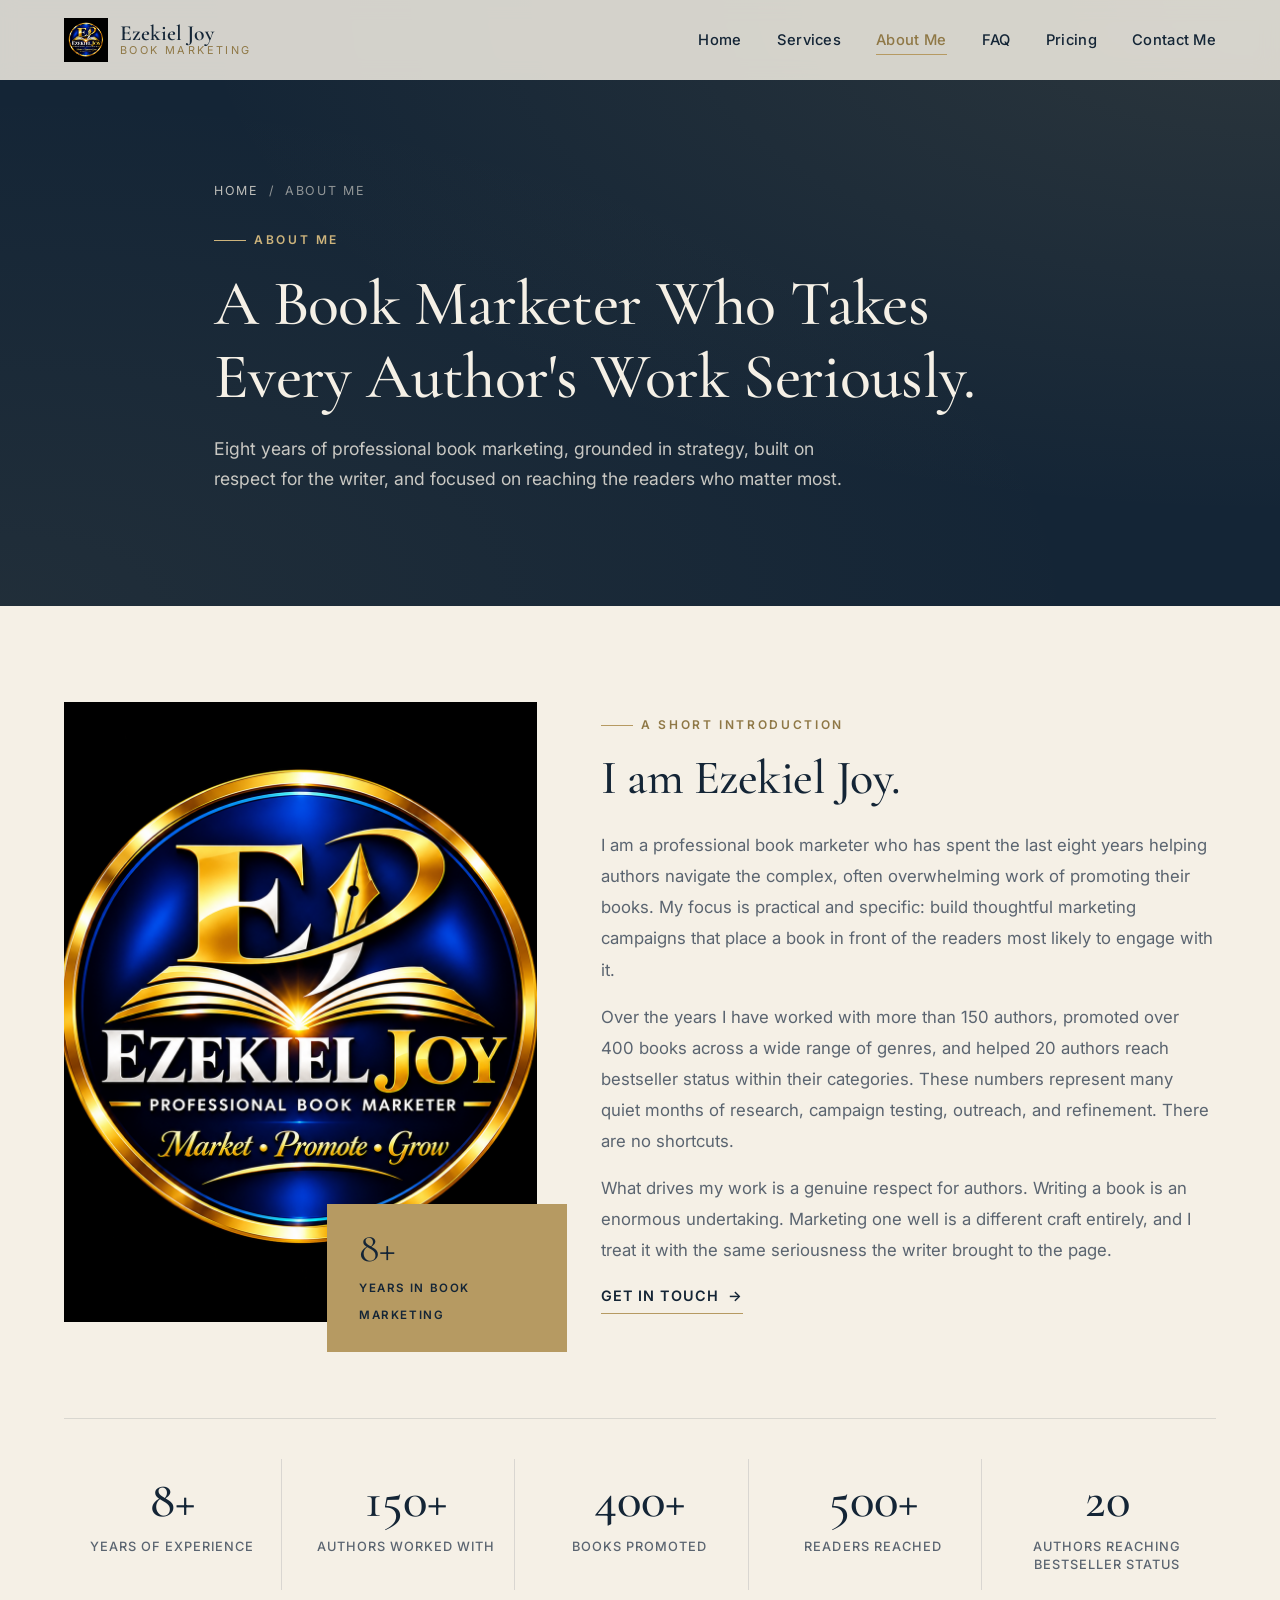
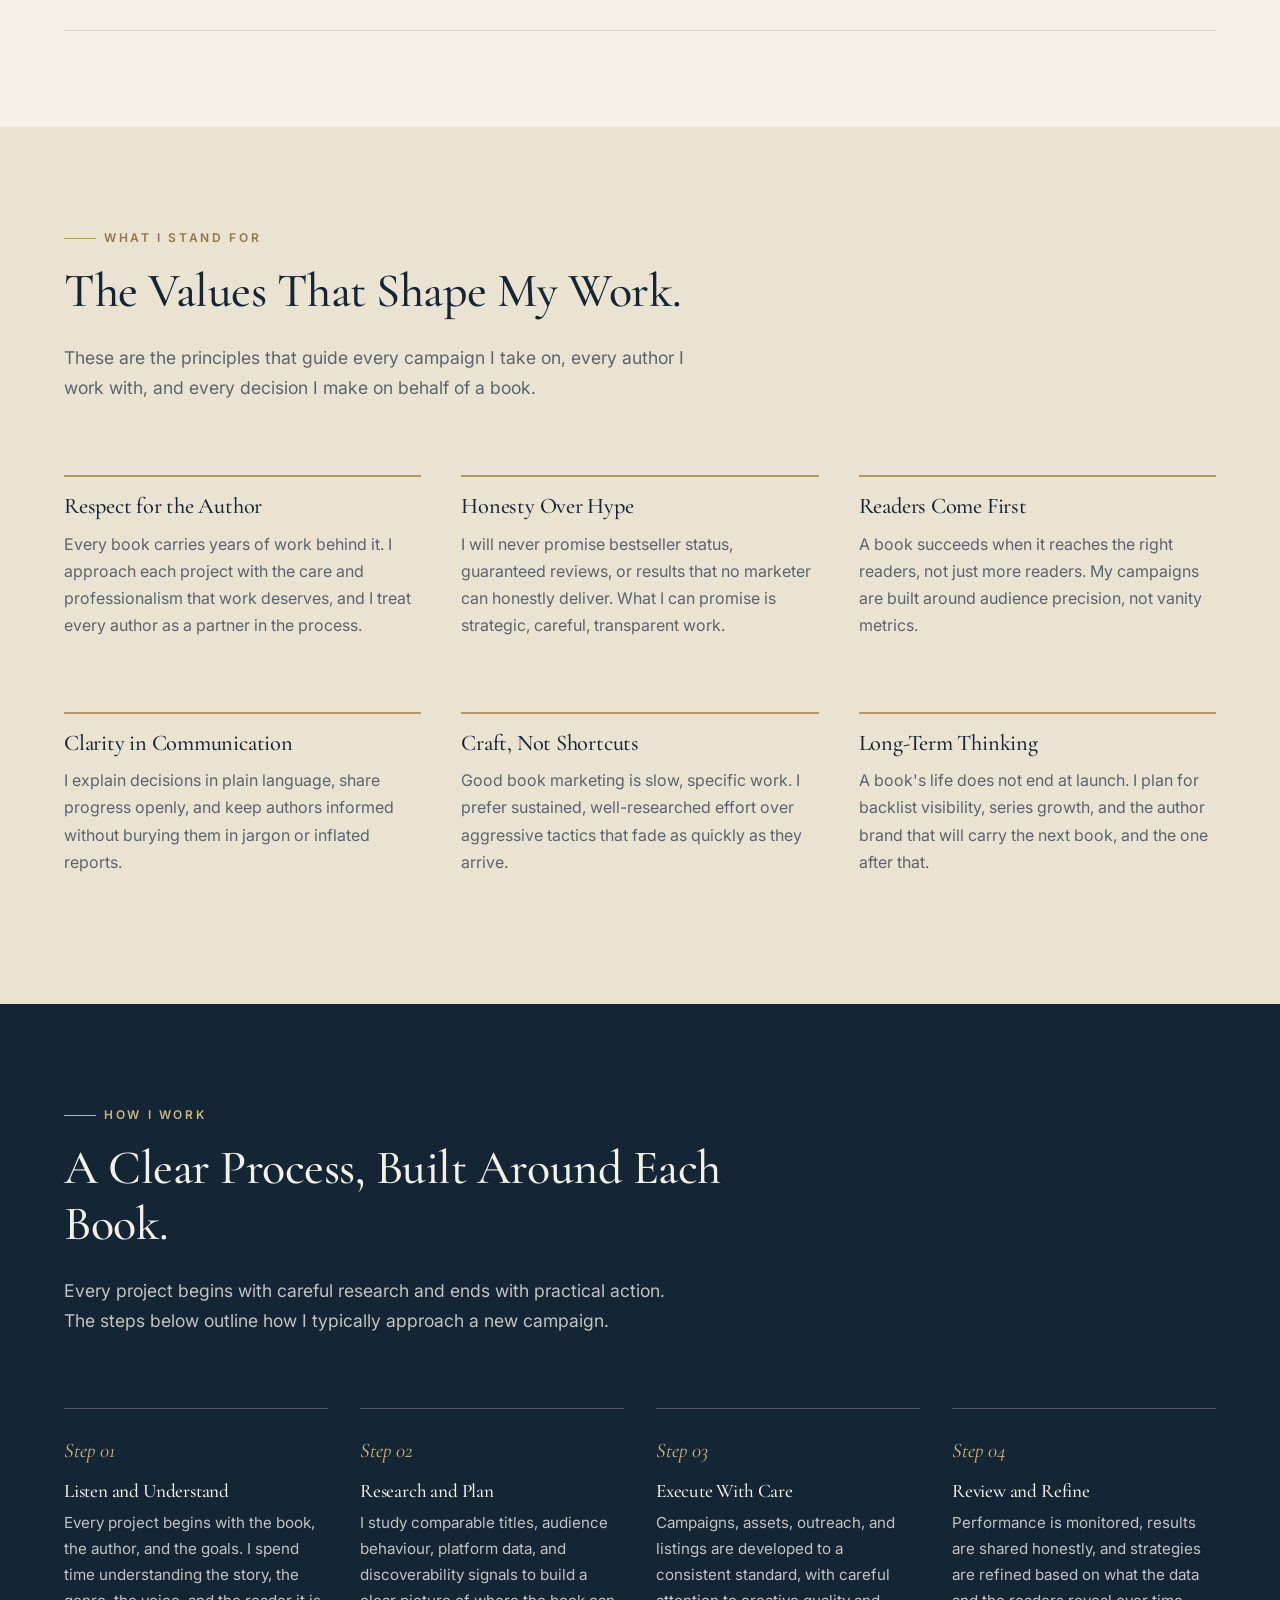
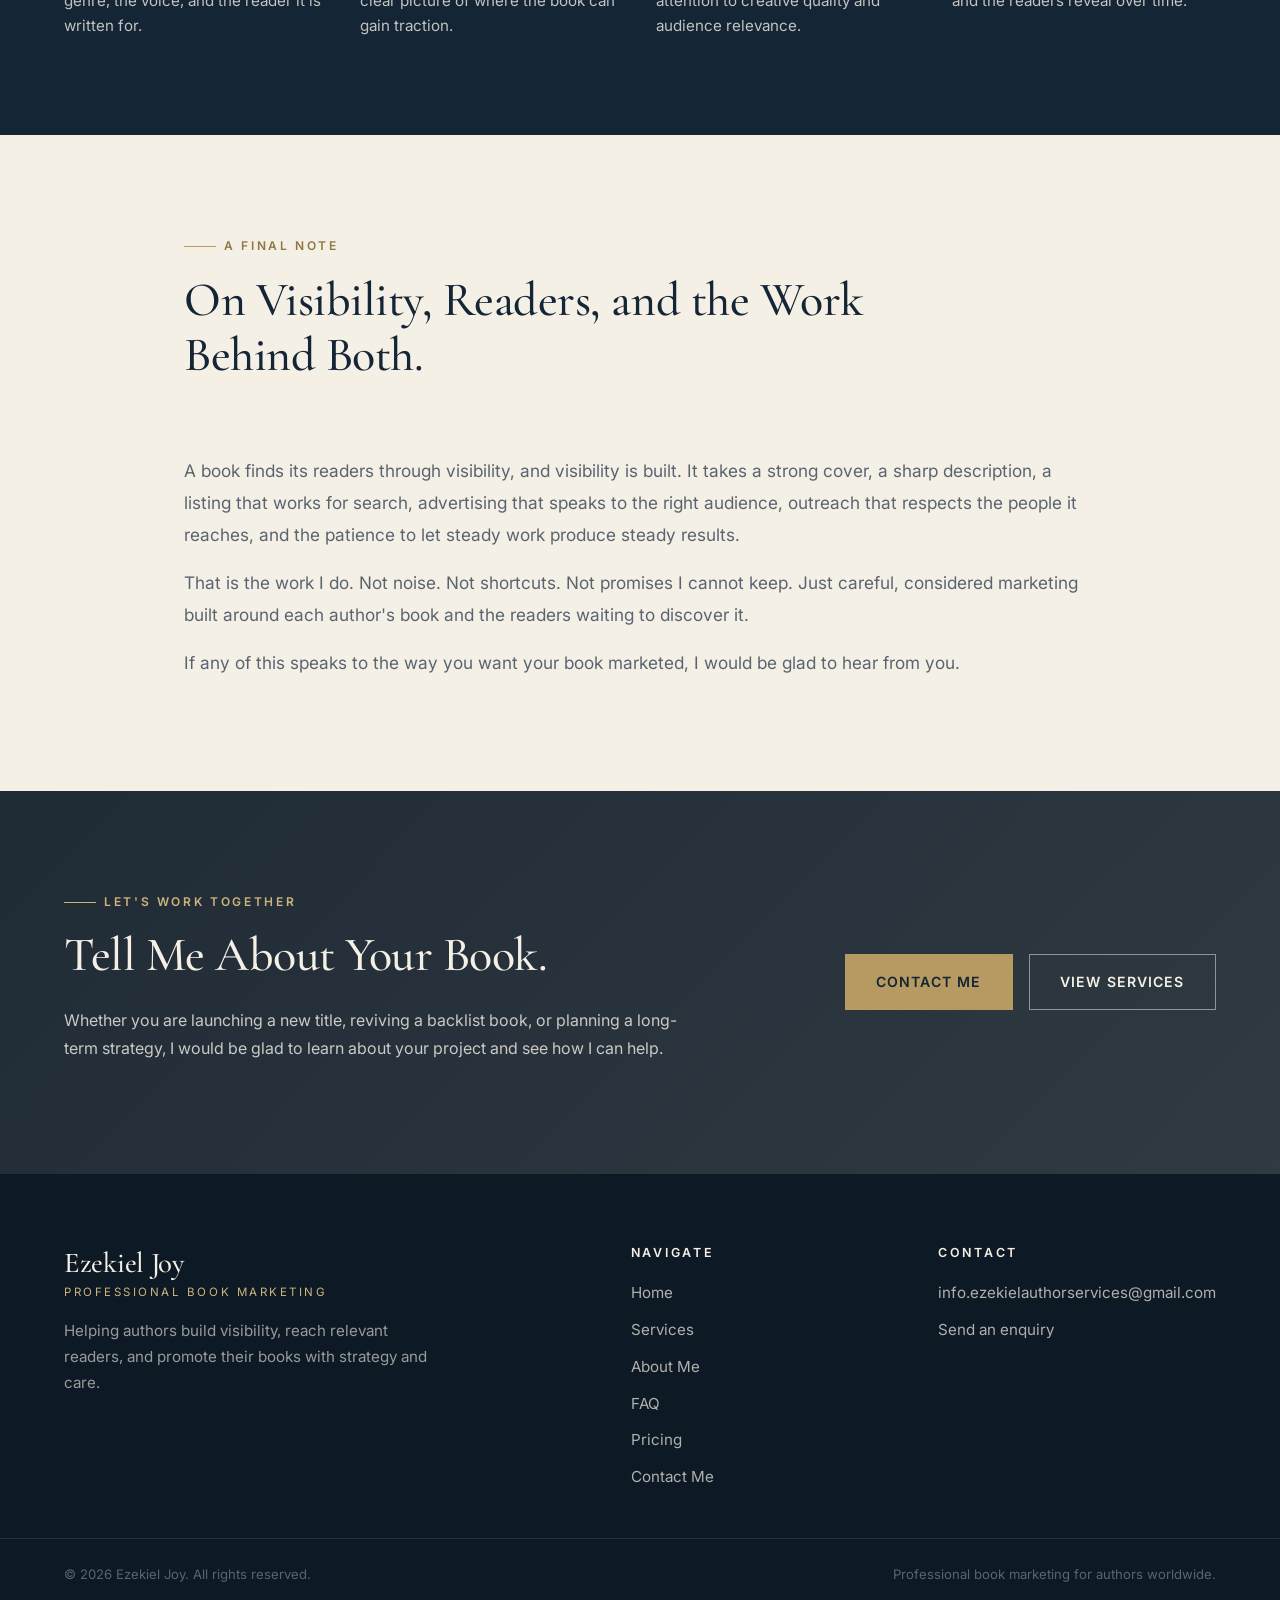
<file: about.html>
<!DOCTYPE html>
<html lang="en">
<head>
    <meta charset="UTF-8">
    <meta name="viewport" content="width=device-width, initial-scale=1.0">
    <title>About Me | Ezekiel Joy Book Marketing</title>
    <meta name="description" content="Meet Ezekiel Joy, a professional book marketer with eight years of experience helping authors build visibility, reach relevant readers, and promote their books strategically.">

    <link rel="icon" type="image/png" href="my logo.png">

    <link rel="preconnect" href="https://fonts.googleapis.com">
    <link rel="preconnect" href="https://fonts.gstatic.com" crossorigin>
    <link href="https://fonts.googleapis.com/css2?family=Cormorant+Garamond:wght@400;500;600;700&family=Inter:wght@300;400;500;600;700&display=swap" rel="stylesheet">

    <link rel="stylesheet" href="style.css">
</head>
<body>

    <!-- ===== HEADER / NAVIGATION (logo shown on About page) ===== -->
    <header class="site-header" id="siteHeader">
        <div class="container header-inner">
            <a href="index.html" class="brand">
                <img src="my logo.png" alt="Ezekiel Joy Book Marketing logo" class="brand-logo">
                <span class="brand-text">
                    <span class="brand-name">Ezekiel Joy</span>
                    <span class="brand-tag">Book Marketing</span>
                </span>
            </a>

            <button class="nav-toggle" id="navToggle" aria-label="Open navigation" aria-expanded="false">
                <span></span>
                <span></span>
                <span></span>
            </button>

            <nav class="site-nav" id="siteNav" aria-label="Primary navigation">
                <ul>
                    <li><a href="index.html">Home</a></li>
                    <li><a href="services.html">Services</a></li>
                    <li><a href="about.html" class="active">About Me</a></li>
                    <li><a href="faq.html">FAQ</a></li>
                    <li><a href="pricing.html">Pricing</a></li>
                    <li><a href="contact.html">Contact Me</a></li>
                </ul>
            </nav>
        </div>
    </header>

    <!-- ===== PAGE HERO ===== -->
    <section class="page-hero">
        <div class="container">
            <div class="crumbs">
                <a href="index.html">Home</a>
                <span>/</span>
                <span>About Me</span>
            </div>
            <span class="eyebrow">About Me</span>
            <h1>A Book Marketer Who Takes Every Author's Work Seriously.</h1>
            <p>Eight years of professional book marketing, grounded in strategy, built on respect for the writer, and focused on reaching the readers who matter most.</p>
        </div>
    </section>

    <!-- ===== INTRO SECTION ===== -->
    <section class="section">
        <div class="container about-intro-grid">
            <div class="about-visual reveal">
                <img src="my logo.png" alt="A thoughtfully arranged collection of books and reading notes" loading="lazy">
                <div class="about-visual-tag">
                    <span class="num">8+</span>
                    <span class="label">Years in Book Marketing</span>
                </div>
            </div>

            <div class="about-text reveal">
                <span class="eyebrow">A Short Introduction</span>
                <h2 class="section-title">I am Ezekiel Joy.</h2>
                <p>
                    I am a professional book marketer who has spent the last eight years helping authors navigate the complex, often overwhelming work of promoting their books. My focus is practical and specific: build thoughtful marketing campaigns that place a book in front of the readers most likely to engage with it.
                </p>
                <p>
                    Over the years I have worked with more than 150 authors, promoted over 400 books across a wide range of genres, and helped 20 authors reach bestseller status within their categories. These numbers represent many quiet months of research, campaign testing, outreach, and refinement. There are no shortcuts.
                </p>
                <p>
                    What drives my work is a genuine respect for authors. Writing a book is an enormous undertaking. Marketing one well is a different craft entirely, and I treat it with the same seriousness the writer brought to the page.
                </p>
                <a href="contact.html" class="link-arrow">Get in touch <span aria-hidden="true">&rarr;</span></a>
            </div>
        </div>
    </section>

    <!-- ===== STATS STRIP ===== -->
    <section class="section stats-section" style="padding-top:0;">
        <div class="container">
            <div class="stats-grid">
                <div class="stat reveal">
                    <span class="stat-number">8+</span>
                    <span class="stat-label">Years of Experience</span>
                </div>
                <div class="stat reveal">
                    <span class="stat-number">150+</span>
                    <span class="stat-label">Authors Worked With</span>
                </div>
                <div class="stat reveal">
                    <span class="stat-number">400+</span>
                    <span class="stat-label">Books Promoted</span>
                </div>
                <div class="stat reveal">
                    <span class="stat-number">500+</span>
                    <span class="stat-label">Readers Reached</span>
                </div>
                <div class="stat reveal">
                    <span class="stat-number">20</span>
                    <span class="stat-label">Authors Reaching Bestseller Status</span>
                </div>
            </div>
        </div>
    </section>

    <!-- ===== VALUES SECTION ===== -->
    <section class="section about-values">
        <div class="container">
            <div class="section-head">
                <span class="eyebrow">What I Stand For</span>
                <h2 class="section-title">The Values That Shape My Work.</h2>
                <p class="section-lede">These are the principles that guide every campaign I take on, every author I work with, and every decision I make on behalf of a book.</p>
            </div>

            <div class="values-grid">
                <div class="value reveal">
                    <h3>Respect for the Author</h3>
                    <p>Every book carries years of work behind it. I approach each project with the care and professionalism that work deserves, and I treat every author as a partner in the process.</p>
                </div>
                <div class="value reveal">
                    <h3>Honesty Over Hype</h3>
                    <p>I will never promise bestseller status, guaranteed reviews, or results that no marketer can honestly deliver. What I can promise is strategic, careful, transparent work.</p>
                </div>
                <div class="value reveal">
                    <h3>Readers Come First</h3>
                    <p>A book succeeds when it reaches the right readers, not just more readers. My campaigns are built around audience precision, not vanity metrics.</p>
                </div>
                <div class="value reveal">
                    <h3>Clarity in Communication</h3>
                    <p>I explain decisions in plain language, share progress openly, and keep authors informed without burying them in jargon or inflated reports.</p>
                </div>
                <div class="value reveal">
                    <h3>Craft, Not Shortcuts</h3>
                    <p>Good book marketing is slow, specific work. I prefer sustained, well-researched effort over aggressive tactics that fade as quickly as they arrive.</p>
                </div>
                <div class="value reveal">
                    <h3>Long-Term Thinking</h3>
                    <p>A book's life does not end at launch. I plan for backlist visibility, series growth, and the author brand that will carry the next book, and the one after that.</p>
                </div>
            </div>
        </div>
    </section>

    <!-- ===== APPROACH / HOW I WORK ===== -->
    <section class="section about-approach">
        <div class="container">
            <div class="section-head">
                <span class="eyebrow">How I Work</span>
                <h2 class="section-title">A Clear Process, Built Around Each Book.</h2>
                <p class="section-lede">Every project begins with careful research and ends with practical action. The steps below outline how I typically approach a new campaign.</p>
            </div>

            <div class="approach-steps">
                <div class="approach-step reveal">
                    <span class="num">Step 01</span>
                    <h3>Listen and Understand</h3>
                    <p>Every project begins with the book, the author, and the goals. I spend time understanding the story, the genre, the voice, and the reader it is written for.</p>
                </div>
                <div class="approach-step reveal">
                    <span class="num">Step 02</span>
                    <h3>Research and Plan</h3>
                    <p>I study comparable titles, audience behaviour, platform data, and discoverability signals to build a clear picture of where the book can gain traction.</p>
                </div>
                <div class="approach-step reveal">
                    <span class="num">Step 03</span>
                    <h3>Execute With Care</h3>
                    <p>Campaigns, assets, outreach, and listings are developed to a consistent standard, with careful attention to creative quality and audience relevance.</p>
                </div>
                <div class="approach-step reveal">
                    <span class="num">Step 04</span>
                    <h3>Review and Refine</h3>
                    <p>Performance is monitored, results are shared honestly, and strategies are refined based on what the data and the readers reveal over time.</p>
                </div>
            </div>
        </div>
    </section>

    <!-- ===== UNDERSTANDING VISIBILITY ===== -->
    <section class="section">
        <div class="container-narrow">
            <div class="section-head reveal">
                <span class="eyebrow">A Final Note</span>
                <h2 class="section-title">On Visibility, Readers, and the Work Behind Both.</h2>
            </div>
            <div class="reveal">
                <p style="font-size:1.08rem; line-height:1.85;">
                    A book finds its readers through visibility, and visibility is built. It takes a strong cover, a sharp description, a listing that works for search, advertising that speaks to the right audience, outreach that respects the people it reaches, and the patience to let steady work produce steady results.
                </p>
                <p style="font-size:1.08rem; line-height:1.85;">
                    That is the work I do. Not noise. Not shortcuts. Not promises I cannot keep. Just careful, considered marketing built around each author's book and the readers waiting to discover it.
                </p>
                <p style="font-size:1.08rem; line-height:1.85;">
                    If any of this speaks to the way you want your book marketed, I would be glad to hear from you.
                </p>
            </div>
        </div>
    </section>

    <!-- ===== FINAL CTA ===== -->
    <section class="section cta-section">
        <div class="container cta-inner">
            <div class="cta-text reveal">
                <span class="eyebrow light">Let's Work Together</span>
                <h2 class="section-title light">Tell Me About Your Book.</h2>
                <p class="light">Whether you are launching a new title, reviving a backlist book, or planning a long-term strategy, I would be glad to learn about your project and see how I can help.</p>
            </div>
            <div class="cta-actions reveal">
                <a href="contact.html" class="btn btn-gold">Contact Me</a>
                <a href="services.html" class="btn btn-ghost-light">View Services</a>
            </div>
        </div>
    </section>

    <!-- ===== FOOTER ===== -->
    <footer class="site-footer">
        <div class="container footer-inner">
            <div class="footer-brand">
                <h3 class="footer-name">Ezekiel Joy</h3>
                <p class="footer-tag">Professional Book Marketing</p>
                <p class="footer-blurb">Helping authors build visibility, reach relevant readers, and promote their books with strategy and care.</p>
            </div>

            <div class="footer-col">
                <h4>Navigate</h4>
                <ul>
                    <li><a href="index.html">Home</a></li>
                    <li><a href="services.html">Services</a></li>
                    <li><a href="about.html">About Me</a></li>
                    <li><a href="faq.html">FAQ</a></li>
                    <li><a href="pricing.html">Pricing</a></li>
                    <li><a href="contact.html">Contact Me</a></li>
                </ul>
            </div>

            <div class="footer-col">
                <h4>Contact</h4>
                <ul>
                    <li><a href="mailto:info.ezekielauthorservices@gmail.com">info.ezekielauthorservices@gmail.com</a></li>
                    <li><a href="contact.html">Send an enquiry</a></li>
                </ul>
            </div>
        </div>

        <div class="footer-bottom">
            <div class="container footer-bottom-inner">
                <p>&copy; <span id="year"></span> Ezekiel Joy. All rights reserved.</p>
                <p>Professional book marketing for authors worldwide.</p>
            </div>
        </div>
    </footer>

    <!-- ===== SHARED INLINE SCRIPT ===== -->
    <script>
        const navToggle = document.getElementById('navToggle');
        const siteNav = document.getElementById('siteNav');
        if (navToggle && siteNav) {
            navToggle.addEventListener('click', () => {
                const open = siteNav.classList.toggle('is-open');
                navToggle.classList.toggle('is-active', open);
                navToggle.setAttribute('aria-expanded', open ? 'true' : 'false');
                document.body.classList.toggle('nav-open', open);
            });

            siteNav.querySelectorAll('a').forEach(link => {
                link.addEventListener('click', () => {
                    siteNav.classList.remove('is-open');
                    navToggle.classList.remove('is-active');
                    navToggle.setAttribute('aria-expanded', 'false');
                    document.body.classList.remove('nav-open');
                });
            });
        }

        const header = document.getElementById('siteHeader');
        const onScroll = () => {
            if (window.scrollY > 20) header.classList.add('is-scrolled');
            else header.classList.remove('is-scrolled');
        };
        window.addEventListener('scroll', onScroll, { passive: true });
        onScroll();

        const prefersReduced = window.matchMedia('(prefers-reduced-motion: reduce)').matches;
        const revealEls = document.querySelectorAll('.reveal');
        if (prefersReduced) {
            revealEls.forEach(el => el.classList.add('is-visible'));
        } else if ('IntersectionObserver' in window) {
            const io = new IntersectionObserver((entries) => {
                entries.forEach((entry, i) => {
                    if (entry.isIntersecting) {
                        setTimeout(() => entry.target.classList.add('is-visible'), i * 60);
                        io.unobserve(entry.target);
                    }
                });
            }, { threshold: 0.15, rootMargin: '0px 0px -40px 0px' });
            revealEls.forEach(el => io.observe(el));
        } else {
            revealEls.forEach(el => el.classList.add('is-visible'));
        }

        const yearEl = document.getElementById('year');
        if (yearEl) yearEl.textContent = new Date().getFullYear();
    </script>

</body>
</html>
</file>
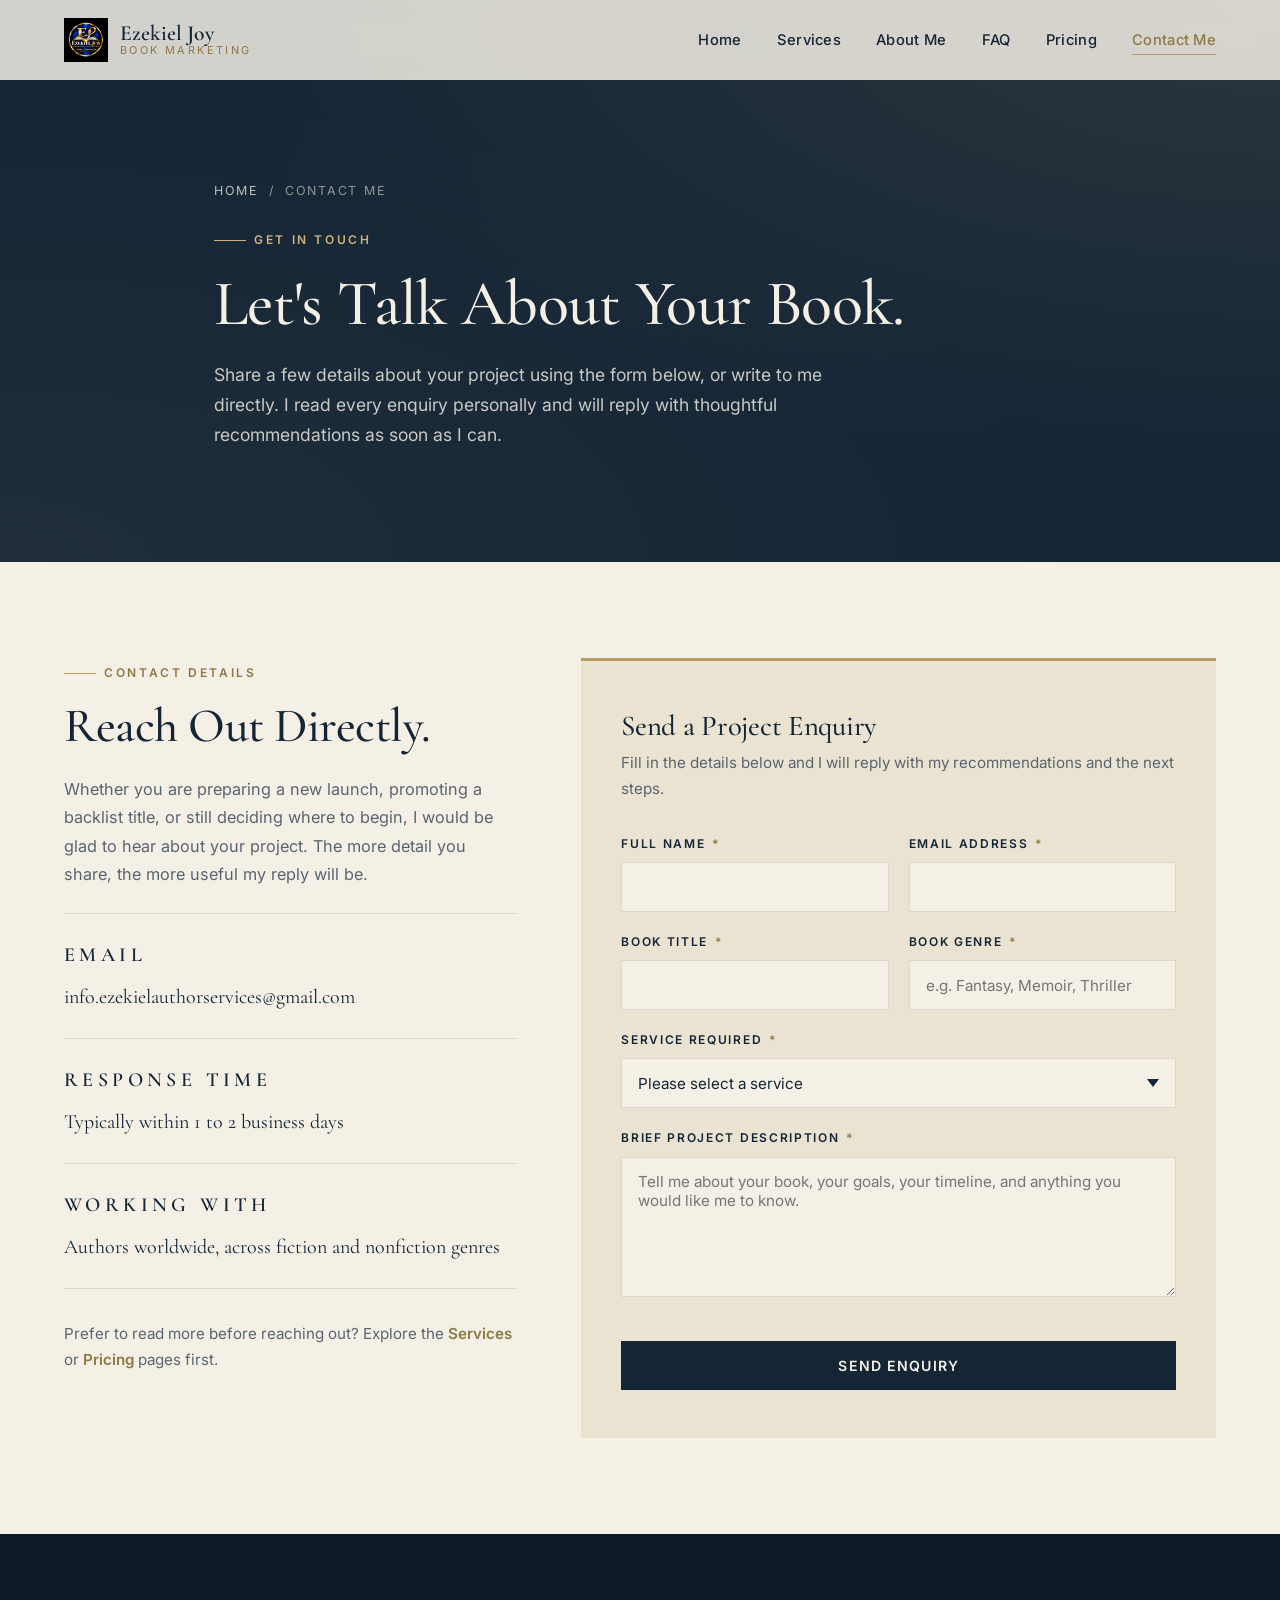
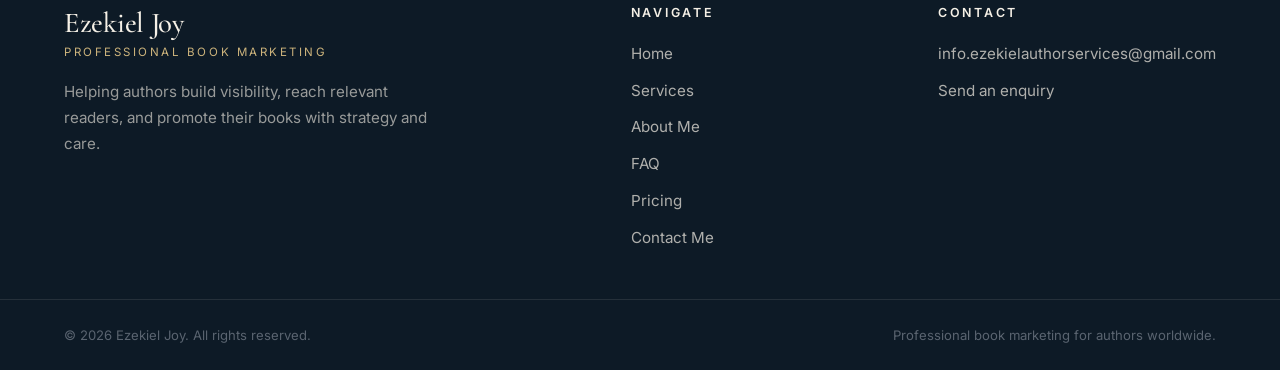
<file: contact.html>
<!DOCTYPE html>
<html lang="en">
<head>
    <meta charset="UTF-8">
    <meta name="viewport" content="width=device-width, initial-scale=1.0">
    <title>Contact Me | Ezekiel Joy Book Marketing</title>
    <meta name="description" content="Get in touch with Ezekiel Joy to discuss your book marketing project. Share your book details and goals, and receive a thoughtful reply with recommendations and next steps.">

    <link rel="icon" type="image/png" href="my logo.png">

    <link rel="preconnect" href="https://fonts.googleapis.com">
    <link rel="preconnect" href="https://fonts.gstatic.com" crossorigin>
    <link href="https://fonts.googleapis.com/css2?family=Cormorant+Garamond:wght@400;500;600;700&family=Inter:wght@300;400;500;600;700&display=swap" rel="stylesheet">

    <link rel="stylesheet" href="style.css">
</head>
<body>

    <!-- ===== HEADER / NAVIGATION (logo shown on Contact page) ===== -->
    <header class="site-header" id="siteHeader">
        <div class="container header-inner">
            <a href="index.html" class="brand">
                <img src="my logo.png" alt="Ezekiel Joy Book Marketing logo" class="brand-logo">
                <span class="brand-text">
                    <span class="brand-name">Ezekiel Joy</span>
                    <span class="brand-tag">Book Marketing</span>
                </span>
            </a>

            <button class="nav-toggle" id="navToggle" aria-label="Open navigation" aria-expanded="false">
                <span></span>
                <span></span>
                <span></span>
            </button>

            <nav class="site-nav" id="siteNav" aria-label="Primary navigation">
                <ul>
                    <li><a href="index.html">Home</a></li>
                    <li><a href="services.html">Services</a></li>
                    <li><a href="about.html">About Me</a></li>
                    <li><a href="faq.html">FAQ</a></li>
                    <li><a href="pricing.html">Pricing</a></li>
                    <li><a href="contact.html" class="active">Contact Me</a></li>
                </ul>
            </nav>
        </div>
    </header>

    <!-- ===== PAGE HERO ===== -->
    <section class="page-hero">
        <div class="container">
            <div class="crumbs">
                <a href="index.html">Home</a>
                <span>/</span>
                <span>Contact Me</span>
            </div>
            <span class="eyebrow">Get in Touch</span>
            <h1>Let's Talk About Your Book.</h1>
            <p>Share a few details about your project using the form below, or write to me directly. I read every enquiry personally and will reply with thoughtful recommendations as soon as I can.</p>
        </div>
    </section>

    <!-- ===== CONTACT SECTION ===== -->
    <section class="section contact-section">
        <div class="container">
            <div class="contact-grid">

                <!-- CONTACT INFO -->
                <div class="contact-info reveal">
                    <span class="eyebrow">Contact Details</span>
                    <h2 class="section-title">Reach Out Directly.</h2>
                    <p>
                        Whether you are preparing a new launch, promoting a backlist title, or still deciding where to begin, I would be glad to hear about your project. The more detail you share, the more useful my reply will be.
                    </p>

                    <div class="contact-detail">
                        <span class="contact-detail-label">Email</span>
                        <a href="mailto:info.ezekielauthorservices@gmail.com">info.ezekielauthorservices@gmail.com</a>
                    </div>

                    <div class="contact-detail">
                        <span class="contact-detail-label">Response Time</span>
                        <span>Typically within 1 to 2 business days</span>
                    </div>

                    <div class="contact-detail">
                        <span class="contact-detail-label">Working With</span>
                        <span>Authors worldwide, across fiction and nonfiction genres</span>
                    </div>

                    <p style="margin-top: 2rem; font-size: 0.95rem;">
                        Prefer to read more before reaching out? Explore the <a href="services.html" style="color: var(--gold-deep); font-weight: 600;">Services</a> or <a href="pricing.html" style="color: var(--gold-deep); font-weight: 600;">Pricing</a> pages first.
                    </p>
                </div>

                <!-- CONTACT FORM -->
                <div class="contact-form-wrap reveal">
                    <h3>Send a Project Enquiry</h3>
                    <p>Fill in the details below and I will reply with my recommendations and the next steps.</p>

                    <form
                        id="contactForm"
                        action="https://formspree.io/f/mwlokngo"
                        method="POST"
                        novalidate
                    >
                        <div class="form-row">
                            <div class="form-field">
                                <label for="fullName">Full Name <span class="required">*</span></label>
                                <input type="text" id="fullName" name="Full Name" required autocomplete="name">
                            </div>
                            <div class="form-field">
                                <label for="email">Email Address <span class="required">*</span></label>
                                <input type="email" id="email" name="Email" required autocomplete="email">
                            </div>
                        </div>

                        <div class="form-row">
                            <div class="form-field">
                                <label for="bookTitle">Book Title <span class="required">*</span></label>
                                <input type="text" id="bookTitle" name="Book Title" required>
                            </div>
                            <div class="form-field">
                                <label for="bookGenre">Book Genre <span class="required">*</span></label>
                                <input type="text" id="bookGenre" name="Book Genre" placeholder="e.g. Fantasy, Memoir, Thriller" required>
                            </div>
                        </div>

                        <div class="form-field">
                            <label for="service">Service Required <span class="required">*</span></label>
                            <select id="service" name="Service Required" required>
                                <option value="">Please select a service</option>
                                <option value="Book Branding and Creative Design">Book Branding and Creative Design</option>
                                <option value="Book Promotion and Advertising">Book Promotion and Advertising</option>
                                <option value="Reader Outreach and Audience Development">Reader Outreach and Audience Development</option>
                                <option value="Amazon and Book Discoverability">Amazon and Book Discoverability</option>
                                <option value="Author Brand and Digital Presence">Author Brand and Digital Presence</option>
                                <option value="Publicity and Media Outreach">Publicity and Media Outreach</option>
                                <option value="Marketing Strategy and Campaign Management">Marketing Strategy and Campaign Management</option>
                                <option value="Essential Book Promotion Package">Essential Book Promotion Package</option>
                                <option value="Professional Book Marketing Package">Professional Book Marketing Package</option>
                                <option value="Comprehensive Book Marketing Package">Comprehensive Book Marketing Package</option>
                                <option value="Not sure yet / Please advise">Not sure yet, please advise</option>
                            </select>
                        </div>

                        <div class="form-field">
                            <label for="description">Brief Project Description <span class="required">*</span></label>
                            <textarea id="description" name="Project Description" required placeholder="Tell me about your book, your goals, your timeline, and anything you would like me to know."></textarea>
                        </div>

                        <!-- Honeypot anti-spam field -->
                        <input type="text" name="_gotcha" style="display:none" tabindex="-1" autocomplete="off">

                        <button type="submit" class="btn btn-primary form-submit" id="submitBtn">
                            <span class="btn-label">Send Enquiry</span>
                        </button>

                        <div class="form-feedback" id="formFeedback" role="status" aria-live="polite"></div>
                    </form>
                </div>

            </div>
        </div>
    </section>

    <!-- ===== FOOTER ===== -->
    <footer class="site-footer">
        <div class="container footer-inner">
            <div class="footer-brand">
                <h3 class="footer-name">Ezekiel Joy</h3>
                <p class="footer-tag">Professional Book Marketing</p>
                <p class="footer-blurb">Helping authors build visibility, reach relevant readers, and promote their books with strategy and care.</p>
            </div>

            <div class="footer-col">
                <h4>Navigate</h4>
                <ul>
                    <li><a href="index.html">Home</a></li>
                    <li><a href="services.html">Services</a></li>
                    <li><a href="about.html">About Me</a></li>
                    <li><a href="faq.html">FAQ</a></li>
                    <li><a href="pricing.html">Pricing</a></li>
                    <li><a href="contact.html">Contact Me</a></li>
                </ul>
            </div>

            <div class="footer-col">
                <h4>Contact</h4>
                <ul>
                    <li><a href="mailto:info.ezekielauthorservices@gmail.com">info.ezekielauthorservices@gmail.com</a></li>
                    <li><a href="contact.html">Send an enquiry</a></li>
                </ul>
            </div>
        </div>

        <div class="footer-bottom">
            <div class="container footer-bottom-inner">
                <p>&copy; <span id="year"></span> Ezekiel Joy. All rights reserved.</p>
                <p>Professional book marketing for authors worldwide.</p>
            </div>
        </div>
    </footer>

    <!-- ===== SHARED INLINE SCRIPT ===== -->
    <script>
        // Mobile nav
        const navToggle = document.getElementById('navToggle');
        const siteNav = document.getElementById('siteNav');
        if (navToggle && siteNav) {
            navToggle.addEventListener('click', () => {
                const open = siteNav.classList.toggle('is-open');
                navToggle.classList.toggle('is-active', open);
                navToggle.setAttribute('aria-expanded', open ? 'true' : 'false');
                document.body.classList.toggle('nav-open', open);
            });

            siteNav.querySelectorAll('a').forEach(link => {
                link.addEventListener('click', () => {
                    siteNav.classList.remove('is-open');
                    navToggle.classList.remove('is-active');
                    navToggle.setAttribute('aria-expanded', 'false');
                    document.body.classList.remove('nav-open');
                });
            });
        }

        // Header on scroll
        const header = document.getElementById('siteHeader');
        const onScroll = () => {
            if (window.scrollY > 20) header.classList.add('is-scrolled');
            else header.classList.remove('is-scrolled');
        };
        window.addEventListener('scroll', onScroll, { passive: true });
        onScroll();

        // Reveal on scroll
        const prefersReduced = window.matchMedia('(prefers-reduced-motion: reduce)').matches;
        const revealEls = document.querySelectorAll('.reveal');
        if (prefersReduced) {
            revealEls.forEach(el => el.classList.add('is-visible'));
        } else if ('IntersectionObserver' in window) {
            const io = new IntersectionObserver((entries) => {
                entries.forEach((entry, i) => {
                    if (entry.isIntersecting) {
                        setTimeout(() => entry.target.classList.add('is-visible'), i * 60);
                        io.unobserve(entry.target);
                    }
                });
            }, { threshold: 0.15, rootMargin: '0px 0px -40px 0px' });
            revealEls.forEach(el => io.observe(el));
        } else {
            revealEls.forEach(el => el.classList.add('is-visible'));
        }

        // Footer year
        const yearEl = document.getElementById('year');
        if (yearEl) yearEl.textContent = new Date().getFullYear();

        // ===== Contact form handling =====
        const form = document.getElementById('contactForm');
        const feedback = document.getElementById('formFeedback');
        const submitBtn = document.getElementById('submitBtn');
        const btnLabel = submitBtn.querySelector('.btn-label');

        const clearFieldErrors = () => {
            form.querySelectorAll('.field-error').forEach(el => el.remove());
            form.querySelectorAll('.has-error').forEach(el => el.classList.remove('has-error'));
        };

        const showFieldError = (field, message) => {
            const wrap = field.closest('.form-field');
            if (!wrap) return;
            wrap.classList.add('has-error');
            const err = document.createElement('span');
            err.className = 'field-error';
            err.textContent = message;
            wrap.appendChild(err);
        };

        const validateEmail = (value) => {
            return /^[^\s@]+@[^\s@]+\.[^\s@]+$/.test(value);
        };

        const setFeedback = (type, message) => {
            feedback.className = 'form-feedback ' + type;
            feedback.textContent = message;
        };

        form.addEventListener('submit', async (e) => {
            e.preventDefault();
            clearFieldErrors();
            feedback.className = 'form-feedback';
            feedback.textContent = '';

            let isValid = true;

            const requiredFields = form.querySelectorAll('[required]');
            requiredFields.forEach(field => {
                if (!field.value.trim()) {
                    showFieldError(field, 'This field is required.');
                    isValid = false;
                }
            });

            const emailField = document.getElementById('email');
            if (emailField.value.trim() && !validateEmail(emailField.value.trim())) {
                showFieldError(emailField, 'Please enter a valid email address.');
                isValid = false;
            }

            if (!isValid) {
                setFeedback('error', 'Please check the highlighted fields and try again.');
                const firstError = form.querySelector('.has-error');
                if (firstError) firstError.scrollIntoView({ behavior: 'smooth', block: 'center' });
                return;
            }

            // Submit via fetch to Formspree
            submitBtn.disabled = true;
            btnLabel.textContent = 'Sending...';

            try {
                const response = await fetch(form.action, {
                    method: 'POST',
                    body: new FormData(form),
                    headers: { 'Accept': 'application/json' }
                });

                if (response.ok) {
                    setFeedback('success', 'Thank you. Your enquiry has been sent successfully. I will reply as soon as I can.');
                    form.reset();
                } else {
                    const data = await response.json().catch(() => ({}));
                    const msg = (data && data.errors && data.errors.map(x => x.message).join(', '))
                        || 'Something went wrong while sending your enquiry. Please try again, or email me directly.';
                    setFeedback('error', msg);
                }
            } catch (err) {
                setFeedback('error', 'A network error occurred. Please check your connection and try again, or email me directly.');
            } finally {
                submitBtn.disabled = false;
                btnLabel.textContent = 'Send Enquiry';
            }
        });

        // Clear individual field errors as the user types
        form.querySelectorAll('input, select, textarea').forEach(input => {
            input.addEventListener('input', () => {
                const wrap = input.closest('.form-field');
                if (wrap && wrap.classList.contains('has-error')) {
                    wrap.classList.remove('has-error');
                    const err = wrap.querySelector('.field-error');
                    if (err) err.remove();
                }
            });
        });
    </script>

</body>
</html>
</file>
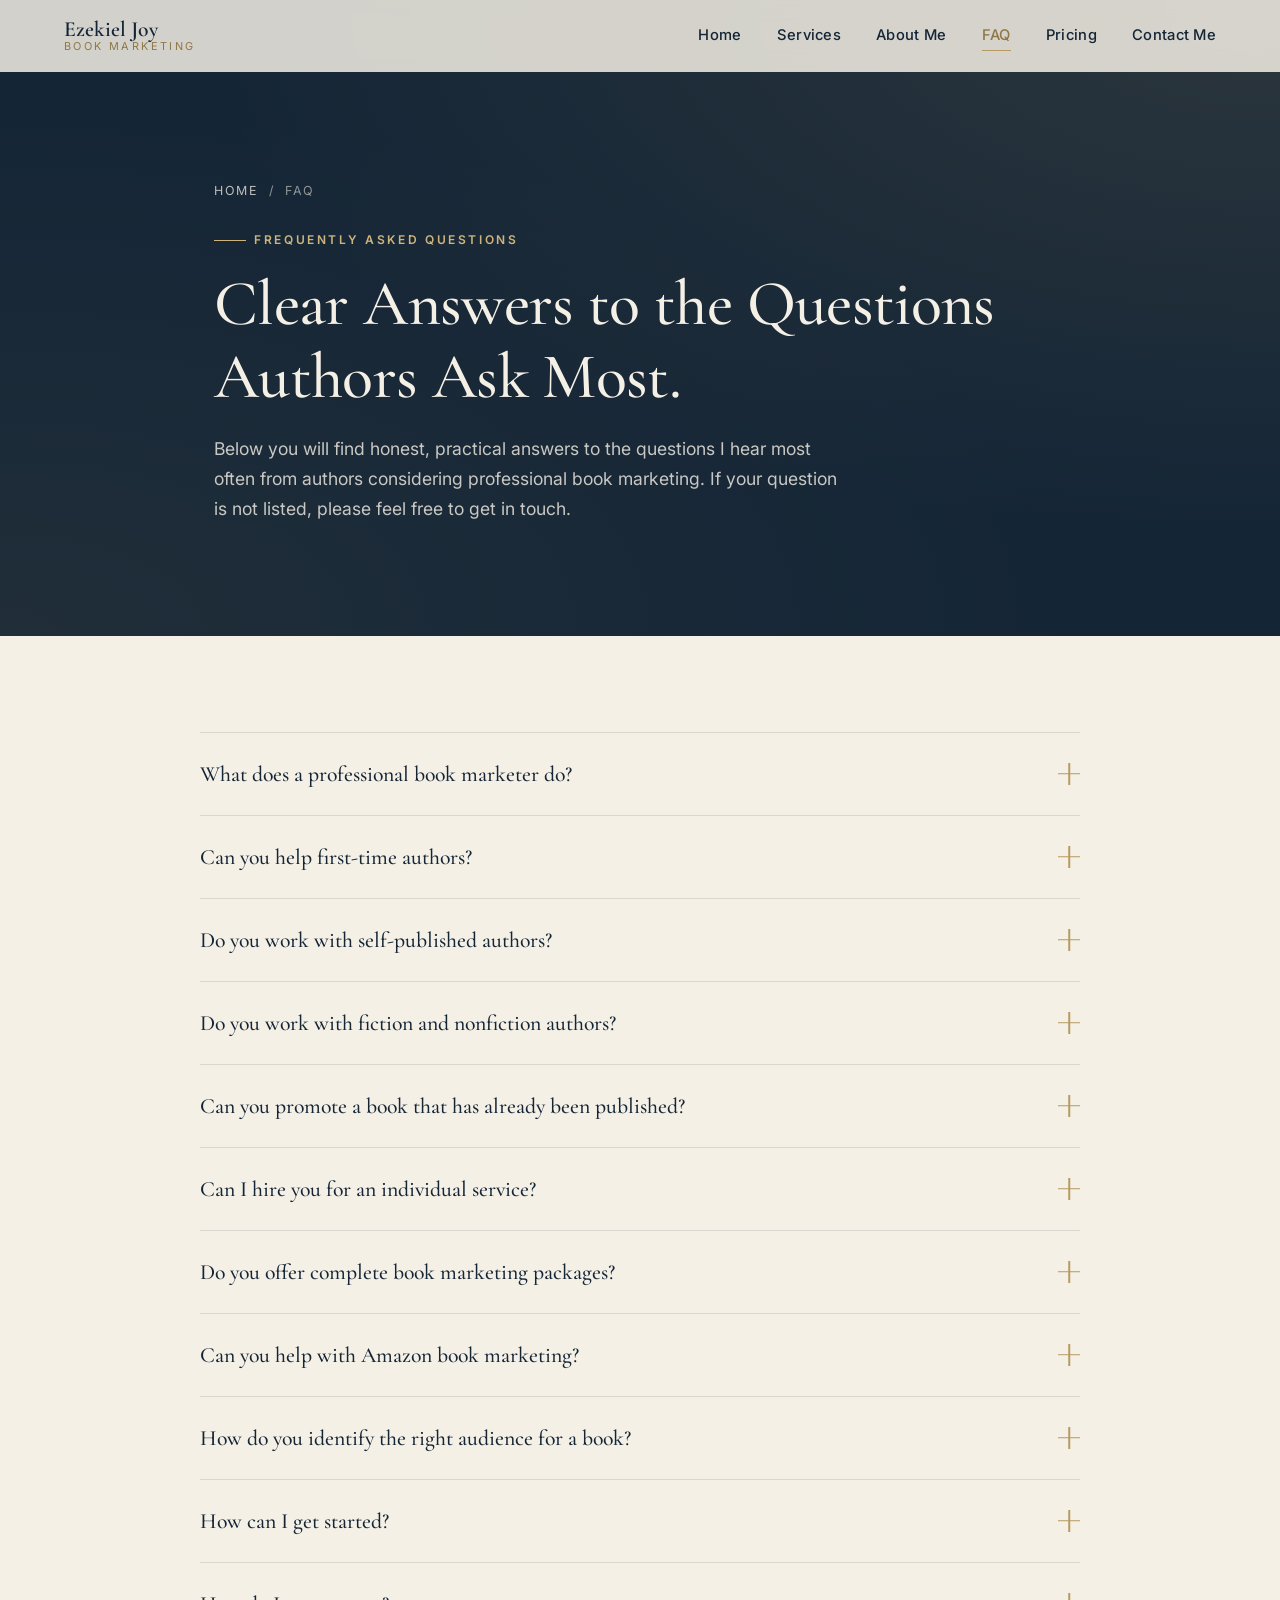
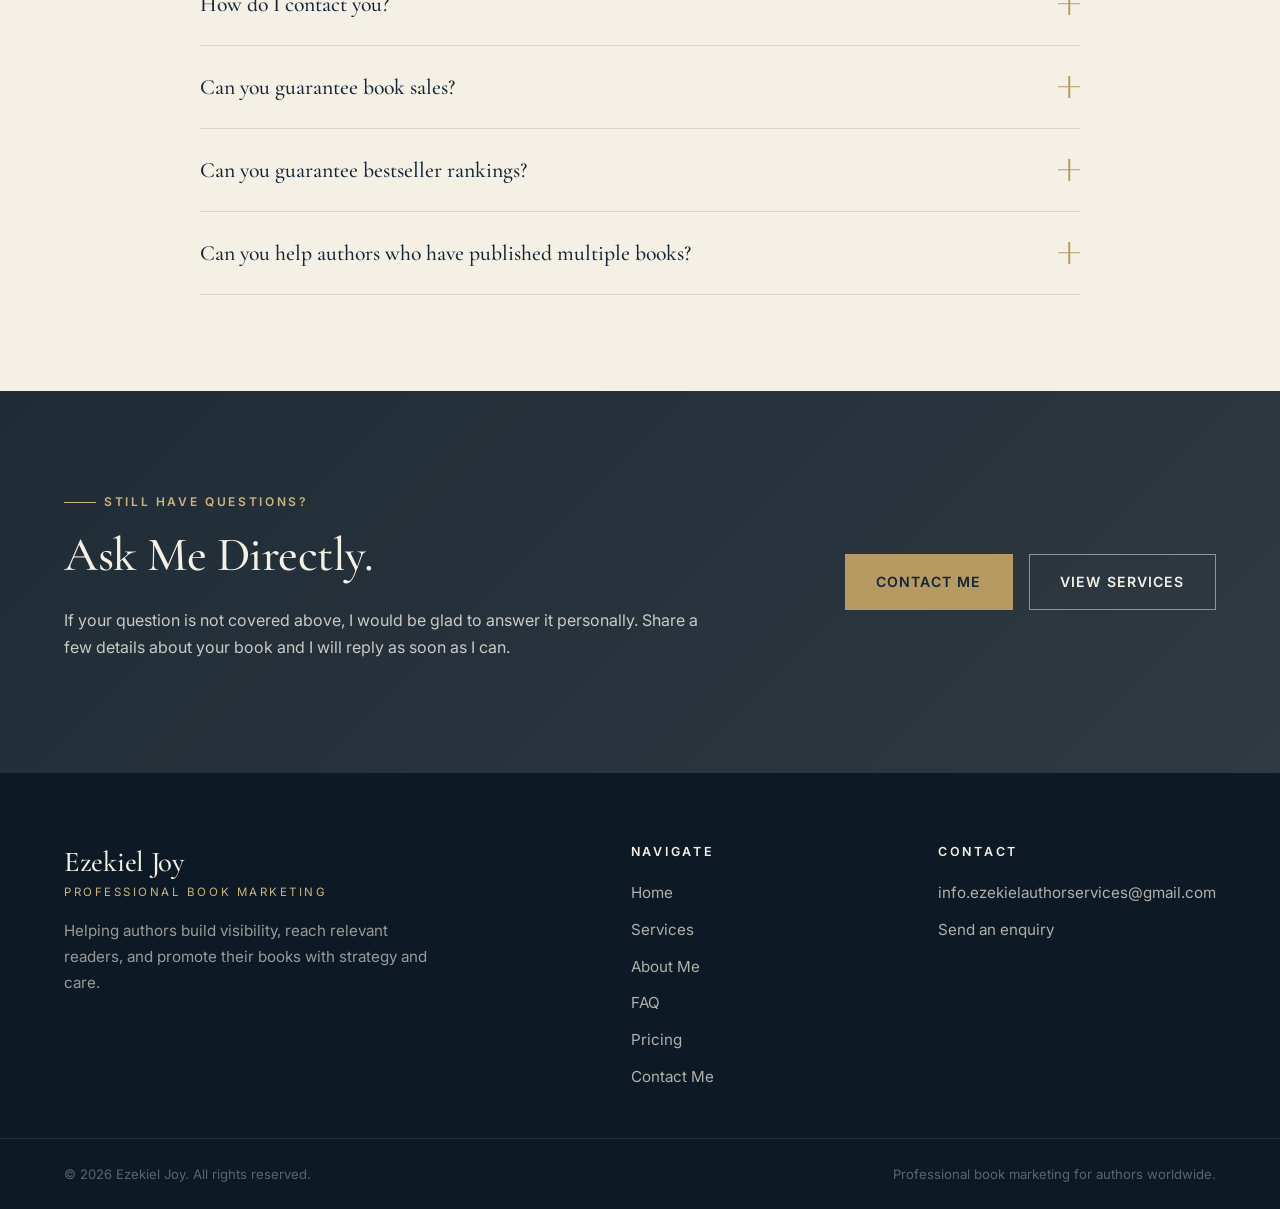
<file: faq.html>
<!DOCTYPE html>
<html lang="en">
<head>
    <meta charset="UTF-8">
    <meta name="viewport" content="width=device-width, initial-scale=1.0">
    <title>FAQ | Ezekiel Joy Book Marketing</title>
    <meta name="description" content="Answers to common questions about professional book marketing, working with authors, Amazon promotion, launch campaigns, and what to expect when you work with Ezekiel Joy.">

    <link rel="icon" type="image/png" href="my logo.png">

    <link rel="preconnect" href="https://fonts.googleapis.com">
    <link rel="preconnect" href="https://fonts.gstatic.com" crossorigin>
    <link href="https://fonts.googleapis.com/css2?family=Cormorant+Garamond:wght@400;500;600;700&family=Inter:wght@300;400;500;600;700&display=swap" rel="stylesheet">

    <link rel="stylesheet" href="style.css">
</head>
<body>

    <!-- ===== HEADER / NAVIGATION (no logo on FAQ page) ===== -->
    <header class="site-header header-noLogo" id="siteHeader">
        <div class="container header-inner">
            <a href="index.html" class="brand">
                <span class="brand-text">
                    <span class="brand-name">Ezekiel Joy</span>
                    <span class="brand-tag">Book Marketing</span>
                </span>
            </a>

            <button class="nav-toggle" id="navToggle" aria-label="Open navigation" aria-expanded="false">
                <span></span>
                <span></span>
                <span></span>
            </button>

            <nav class="site-nav" id="siteNav" aria-label="Primary navigation">
                <ul>
                    <li><a href="index.html">Home</a></li>
                    <li><a href="services.html">Services</a></li>
                    <li><a href="about.html">About Me</a></li>
                    <li><a href="faq.html" class="active">FAQ</a></li>
                    <li><a href="pricing.html">Pricing</a></li>
                    <li><a href="contact.html">Contact Me</a></li>
                </ul>
            </nav>
        </div>
    </header>

    <!-- ===== PAGE HERO ===== -->
    <section class="page-hero">
        <div class="container">
            <div class="crumbs">
                <a href="index.html">Home</a>
                <span>/</span>
                <span>FAQ</span>
            </div>
            <span class="eyebrow">Frequently Asked Questions</span>
            <h1>Clear Answers to the Questions Authors Ask Most.</h1>
            <p>Below you will find honest, practical answers to the questions I hear most often from authors considering professional book marketing. If your question is not listed, please feel free to get in touch.</p>
        </div>
    </section>

    <!-- ===== FAQ SECTION ===== -->
    <section class="section faq-section">
        <div class="container">
            <div class="faq-list">

                <div class="faq-item">
                    <button class="faq-q" aria-expanded="false">
                        <span>What does a professional book marketer do?</span>
                        <span class="faq-icon" aria-hidden="true"></span>
                    </button>
                    <div class="faq-a">
                        <div class="faq-a-inner">
                            <p>A professional book marketer helps an author build visibility for their book and connect it with readers who are likely to enjoy it. This can include branding and design work, Amazon and retailer optimisation, paid advertising, reader outreach, publicity, author platform development, and overall campaign strategy. The specific mix depends on the book, its stage, and the author's goals.</p>
                        </div>
                    </div>
                </div>

                <div class="faq-item">
                    <button class="faq-q" aria-expanded="false">
                        <span>Can you help first-time authors?</span>
                        <span class="faq-icon" aria-hidden="true"></span>
                    </button>
                    <div class="faq-a">
                        <div class="faq-a-inner">
                            <p>Yes. Many of the authors I work with are releasing their first book. First-time authors often benefit from early guidance on branding, Amazon setup, launch planning, and audience research, because the choices made at the start influence a book's performance for years. I take extra care to explain decisions clearly so that the process feels approachable.</p>
                        </div>
                    </div>
                </div>

                <div class="faq-item">
                    <button class="faq-q" aria-expanded="false">
                        <span>Do you work with self-published authors?</span>
                        <span class="faq-icon" aria-hidden="true"></span>
                    </button>
                    <div class="faq-a">
                        <div class="faq-a-inner">
                            <p>Yes. A large portion of my work is with self-published and independent authors. Self-publishing gives authors full control over marketing decisions, and that is exactly where thoughtful strategy, strong creative, and careful execution can make a real difference.</p>
                        </div>
                    </div>
                </div>

                <div class="faq-item">
                    <button class="faq-q" aria-expanded="false">
                        <span>Do you work with fiction and nonfiction authors?</span>
                        <span class="faq-icon" aria-hidden="true"></span>
                    </button>
                    <div class="faq-a">
                        <div class="faq-a-inner">
                            <p>Yes, both. Fiction and nonfiction authors each have distinct marketing needs, and I adjust the strategy accordingly. Fiction campaigns tend to focus on genre fit, cover appeal, and reader communities. Nonfiction campaigns often focus more on expertise positioning, keyword discoverability, and long-tail audience building. The core principles are similar; the execution differs.</p>
                        </div>
                    </div>
                </div>

                <div class="faq-item">
                    <button class="faq-q" aria-expanded="false">
                        <span>Can you promote a book that has already been published?</span>
                        <span class="faq-icon" aria-hidden="true"></span>
                    </button>
                    <div class="faq-a">
                        <div class="faq-a-inner">
                            <p>Absolutely. Backlist promotion is one of the most valuable areas of book marketing. A book published months or even years ago can gain fresh visibility through updated branding, improved Amazon listings, renewed advertising, or targeted reader outreach. Many authors see strong results from giving older titles the attention they never received at launch.</p>
                        </div>
                    </div>
                </div>

                <div class="faq-item">
                    <button class="faq-q" aria-expanded="false">
                        <span>Can I hire you for an individual service?</span>
                        <span class="faq-icon" aria-hidden="true"></span>
                    </button>
                    <div class="faq-a">
                        <div class="faq-a-inner">
                            <p>Yes. You are welcome to hire me for a single service, such as cover design, Amazon Ads management, keyword research, or a book description rewrite. Many authors begin with one specific need and expand later as they see what works.</p>
                        </div>
                    </div>
                </div>

                <div class="faq-item">
                    <button class="faq-q" aria-expanded="false">
                        <span>Do you offer complete book marketing packages?</span>
                        <span class="faq-icon" aria-hidden="true"></span>
                    </button>
                    <div class="faq-a">
                        <div class="faq-a-inner">
                            <p>Yes. I offer three package tiers: Essential Book Promotion, Professional Book Marketing, and Comprehensive Book Marketing. Each package combines several services into a coordinated plan. You can view the packages on the Pricing page, and I am happy to tailor one to your specific project.</p>
                        </div>
                    </div>
                </div>

                <div class="faq-item">
                    <button class="faq-q" aria-expanded="false">
                        <span>Can you help with Amazon book marketing?</span>
                        <span class="faq-icon" aria-hidden="true"></span>
                    </button>
                    <div class="faq-a">
                        <div class="faq-a-inner">
                            <p>Yes. Amazon is central to most book marketing campaigns. I can help with KDP listing optimisation, keyword and category research, book description rewrites, Amazon Ads campaigns, Author Page setup, and overall discoverability within Amazon's search and recommendation systems.</p>
                        </div>
                    </div>
                </div>

                <div class="faq-item">
                    <button class="faq-q" aria-expanded="false">
                        <span>How do you identify the right audience for a book?</span>
                        <span class="faq-icon" aria-hidden="true"></span>
                    </button>
                    <div class="faq-a">
                        <div class="faq-a-inner">
                            <p>I start with the book itself: its genre, themes, tone, and comparable titles. From there, I research the reader behaviour around similar books, including where those readers already spend time, which authors they follow, and which categories perform well in their space. Audience work is continuous, and it sharpens as campaigns run and real data comes in.</p>
                        </div>
                    </div>
                </div>

                <div class="faq-item">
                    <button class="faq-q" aria-expanded="false">
                        <span>How can I get started?</span>
                        <span class="faq-icon" aria-hidden="true"></span>
                    </button>
                    <div class="faq-a">
                        <div class="faq-a-inner">
                            <p>Visit the Contact Me page and send a brief message describing your book, your goals, and the kind of help you are looking for. I will reply with questions, suggestions, and a clear sense of how I can support your project.</p>
                        </div>
                    </div>
                </div>

                <div class="faq-item">
                    <button class="faq-q" aria-expanded="false">
                        <span>How do I contact you?</span>
                        <span class="faq-icon" aria-hidden="true"></span>
                    </button>
                    <div class="faq-a">
                        <div class="faq-a-inner">
                            <p>The easiest way is through the contact form on the Contact Me page. You can also email me directly at <a href="mailto:info.ezekielauthorservices@gmail.com">info.ezekielauthorservices@gmail.com</a>. I read every enquiry personally and reply as soon as I can.</p>
                        </div>
                    </div>
                </div>

                <div class="faq-item">
                    <button class="faq-q" aria-expanded="false">
                        <span>Can you guarantee book sales?</span>
                        <span class="faq-icon" aria-hidden="true"></span>
                    </button>
                    <div class="faq-a">
                        <div class="faq-a-inner">
                            <p>No, and I would be cautious of anyone who does. Book sales depend on many factors: the book itself, the cover, the genre, the market, pricing, timing, and the audience's response. What I can promise is strategic, careful marketing work that gives a book its best possible chance to find its readers. Honest effort, not inflated promises.</p>
                        </div>
                    </div>
                </div>

                <div class="faq-item">
                    <button class="faq-q" aria-expanded="false">
                        <span>Can you guarantee bestseller rankings?</span>
                        <span class="faq-icon" aria-hidden="true"></span>
                    </button>
                    <div class="faq-a">
                        <div class="faq-a-inner">
                            <p>No. Bestseller rankings depend on sales performance within a specific category and time window, and no ethical marketer can guarantee them. I have worked with 20 authors who have achieved bestseller status in their categories, but that outcome is always the result of a well-matched book, strong strategy, and real reader interest working together.</p>
                        </div>
                    </div>
                </div>

                <div class="faq-item">
                    <button class="faq-q" aria-expanded="false">
                        <span>Can you help authors who have published multiple books?</span>
                        <span class="faq-icon" aria-hidden="true"></span>
                    </button>
                    <div class="faq-a">
                        <div class="faq-a-inner">
                            <p>Yes. Authors with multiple books often benefit most from marketing work, because each additional title creates more opportunities for cross-promotion, series strategy, backlist advertising, and long-term reader retention. I can help develop a unified plan that promotes the full catalogue rather than each title in isolation.</p>
                        </div>
                    </div>
                </div>

            </div>
        </div>
    </section>

    <!-- ===== FINAL CTA ===== -->
    <section class="section cta-section">
        <div class="container cta-inner">
            <div class="cta-text reveal">
                <span class="eyebrow light">Still Have Questions?</span>
                <h2 class="section-title light">Ask Me Directly.</h2>
                <p class="light">If your question is not covered above, I would be glad to answer it personally. Share a few details about your book and I will reply as soon as I can.</p>
            </div>
            <div class="cta-actions reveal">
                <a href="contact.html" class="btn btn-gold">Contact Me</a>
                <a href="services.html" class="btn btn-ghost-light">View Services</a>
            </div>
        </div>
    </section>

    <!-- ===== FOOTER ===== -->
    <footer class="site-footer">
        <div class="container footer-inner">
            <div class="footer-brand">
                <h3 class="footer-name">Ezekiel Joy</h3>
                <p class="footer-tag">Professional Book Marketing</p>
                <p class="footer-blurb">Helping authors build visibility, reach relevant readers, and promote their books with strategy and care.</p>
            </div>

            <div class="footer-col">
                <h4>Navigate</h4>
                <ul>
                    <li><a href="index.html">Home</a></li>
                    <li><a href="services.html">Services</a></li>
                    <li><a href="about.html">About Me</a></li>
                    <li><a href="faq.html">FAQ</a></li>
                    <li><a href="pricing.html">Pricing</a></li>
                    <li><a href="contact.html">Contact Me</a></li>
                </ul>
            </div>

            <div class="footer-col">
                <h4>Contact</h4>
                <ul>
                    <li><a href="mailto:info.ezekielauthorservices@gmail.com">info.ezekielauthorservices@gmail.com</a></li>
                    <li><a href="contact.html">Send an enquiry</a></li>
                </ul>
            </div>
        </div>

        <div class="footer-bottom">
            <div class="container footer-bottom-inner">
                <p>&copy; <span id="year"></span> Ezekiel Joy. All rights reserved.</p>
                <p>Professional book marketing for authors worldwide.</p>
            </div>
        </div>
    </footer>

    <!-- ===== SHARED INLINE SCRIPT ===== -->
    <script>
        // Mobile nav
        const navToggle = document.getElementById('navToggle');
        const siteNav = document.getElementById('siteNav');
        if (navToggle && siteNav) {
            navToggle.addEventListener('click', () => {
                const open = siteNav.classList.toggle('is-open');
                navToggle.classList.toggle('is-active', open);
                navToggle.setAttribute('aria-expanded', open ? 'true' : 'false');
                document.body.classList.toggle('nav-open', open);
            });

            siteNav.querySelectorAll('a').forEach(link => {
                link.addEventListener('click', () => {
                    siteNav.classList.remove('is-open');
                    navToggle.classList.remove('is-active');
                    navToggle.setAttribute('aria-expanded', 'false');
                    document.body.classList.remove('nav-open');
                });
            });
        }

        // Header on scroll
        const header = document.getElementById('siteHeader');
        const onScroll = () => {
            if (window.scrollY > 20) header.classList.add('is-scrolled');
            else header.classList.remove('is-scrolled');
        };
        window.addEventListener('scroll', onScroll, { passive: true });
        onScroll();

        // Reveal on scroll
        const prefersReduced = window.matchMedia('(prefers-reduced-motion: reduce)').matches;
        const revealEls = document.querySelectorAll('.reveal');
        if (prefersReduced) {
            revealEls.forEach(el => el.classList.add('is-visible'));
        } else if ('IntersectionObserver' in window) {
            const io = new IntersectionObserver((entries) => {
                entries.forEach((entry, i) => {
                    if (entry.isIntersecting) {
                        setTimeout(() => entry.target.classList.add('is-visible'), i * 60);
                        io.unobserve(entry.target);
                    }
                });
            }, { threshold: 0.15, rootMargin: '0px 0px -40px 0px' });
            revealEls.forEach(el => io.observe(el));
        } else {
            revealEls.forEach(el => el.classList.add('is-visible'));
        }

        // FAQ accordion
        const faqItems = document.querySelectorAll('.faq-item');
        faqItems.forEach(item => {
            const btn = item.querySelector('.faq-q');
            const answer = item.querySelector('.faq-a');

            btn.addEventListener('click', () => {
                const isOpen = item.classList.contains('is-open');

                // Close all others
                faqItems.forEach(other => {
                    if (other !== item) {
                        other.classList.remove('is-open');
                        const otherBtn = other.querySelector('.faq-q');
                        const otherAns = other.querySelector('.faq-a');
                        otherBtn.setAttribute('aria-expanded', 'false');
                        otherAns.style.maxHeight = null;
                    }
                });

                // Toggle this one
                if (isOpen) {
                    item.classList.remove('is-open');
                    btn.setAttribute('aria-expanded', 'false');
                    answer.style.maxHeight = null;
                } else {
                    item.classList.add('is-open');
                    btn.setAttribute('aria-expanded', 'true');
                    answer.style.maxHeight = answer.scrollHeight + 'px';
                }
            });
        });

        // Footer year
        const yearEl = document.getElementById('year');
        if (yearEl) yearEl.textContent = new Date().getFullYear();
    </script>

</body>
</html>
</file>
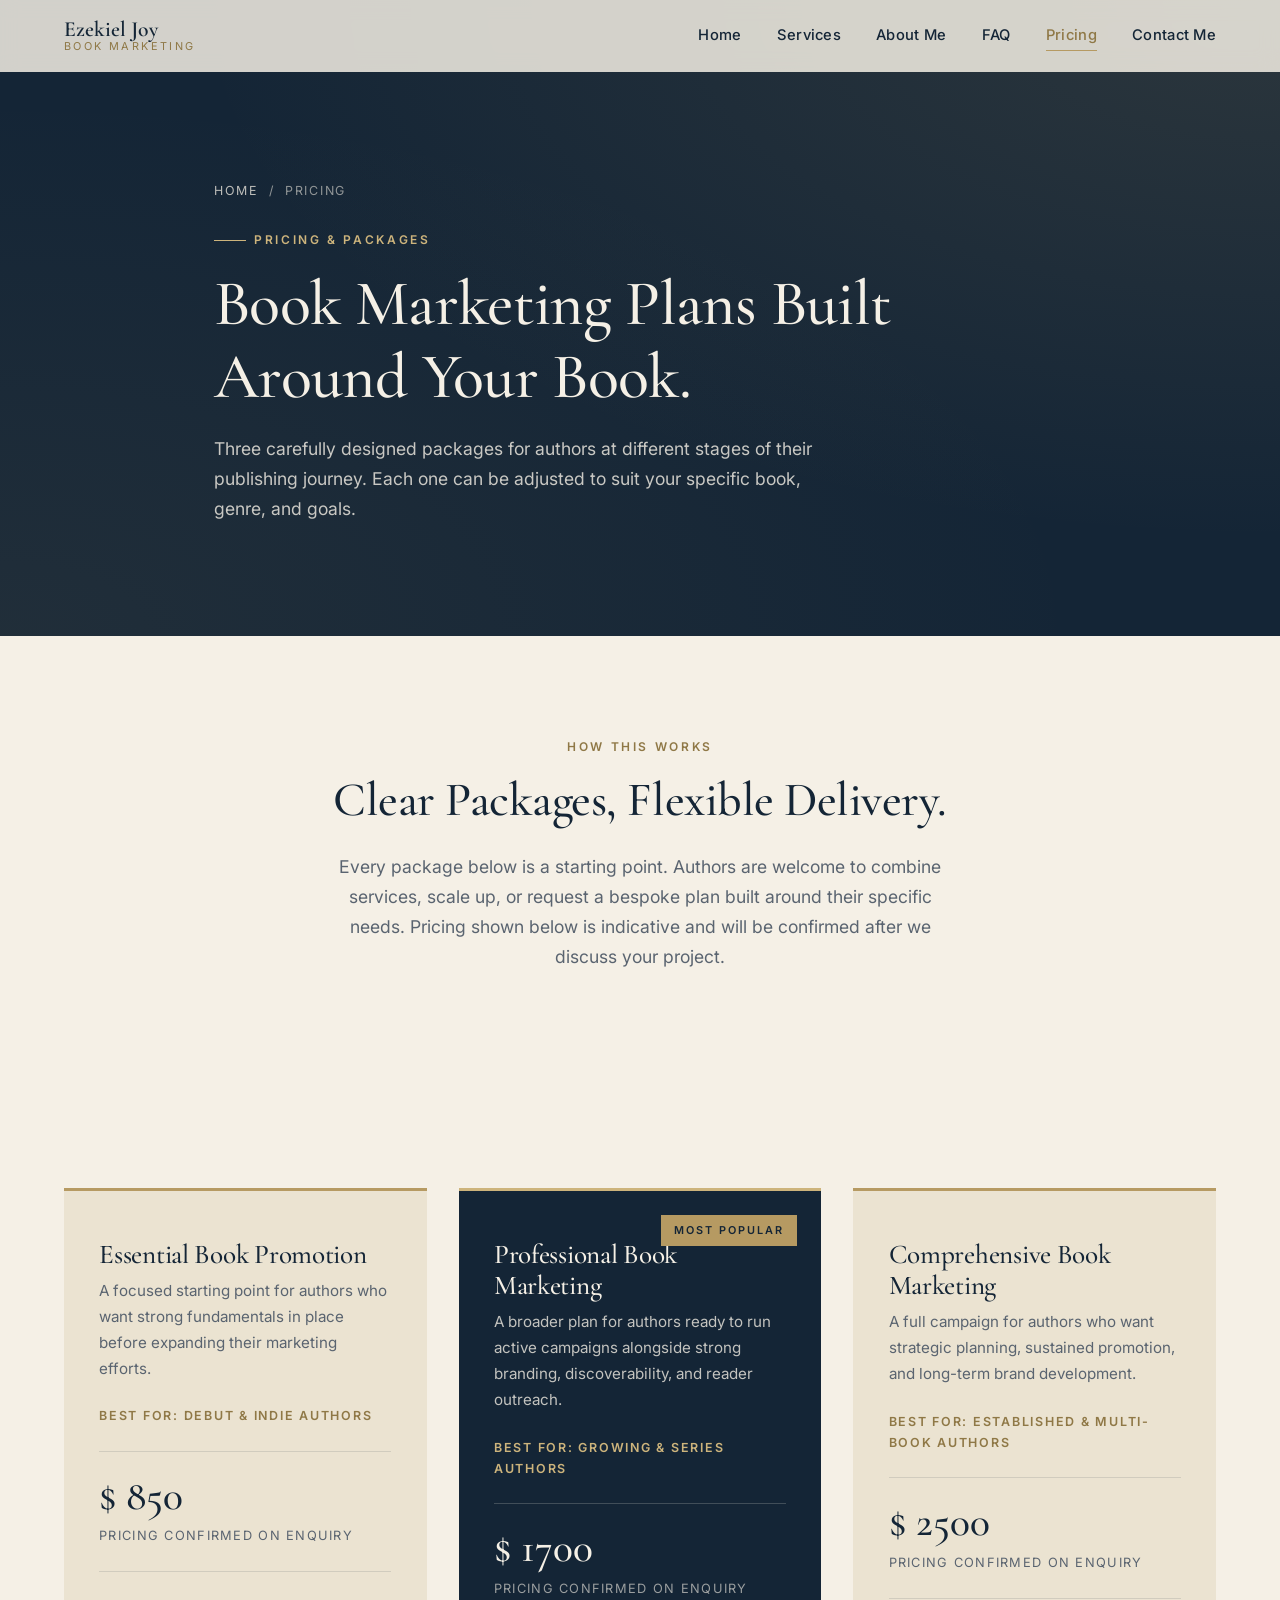
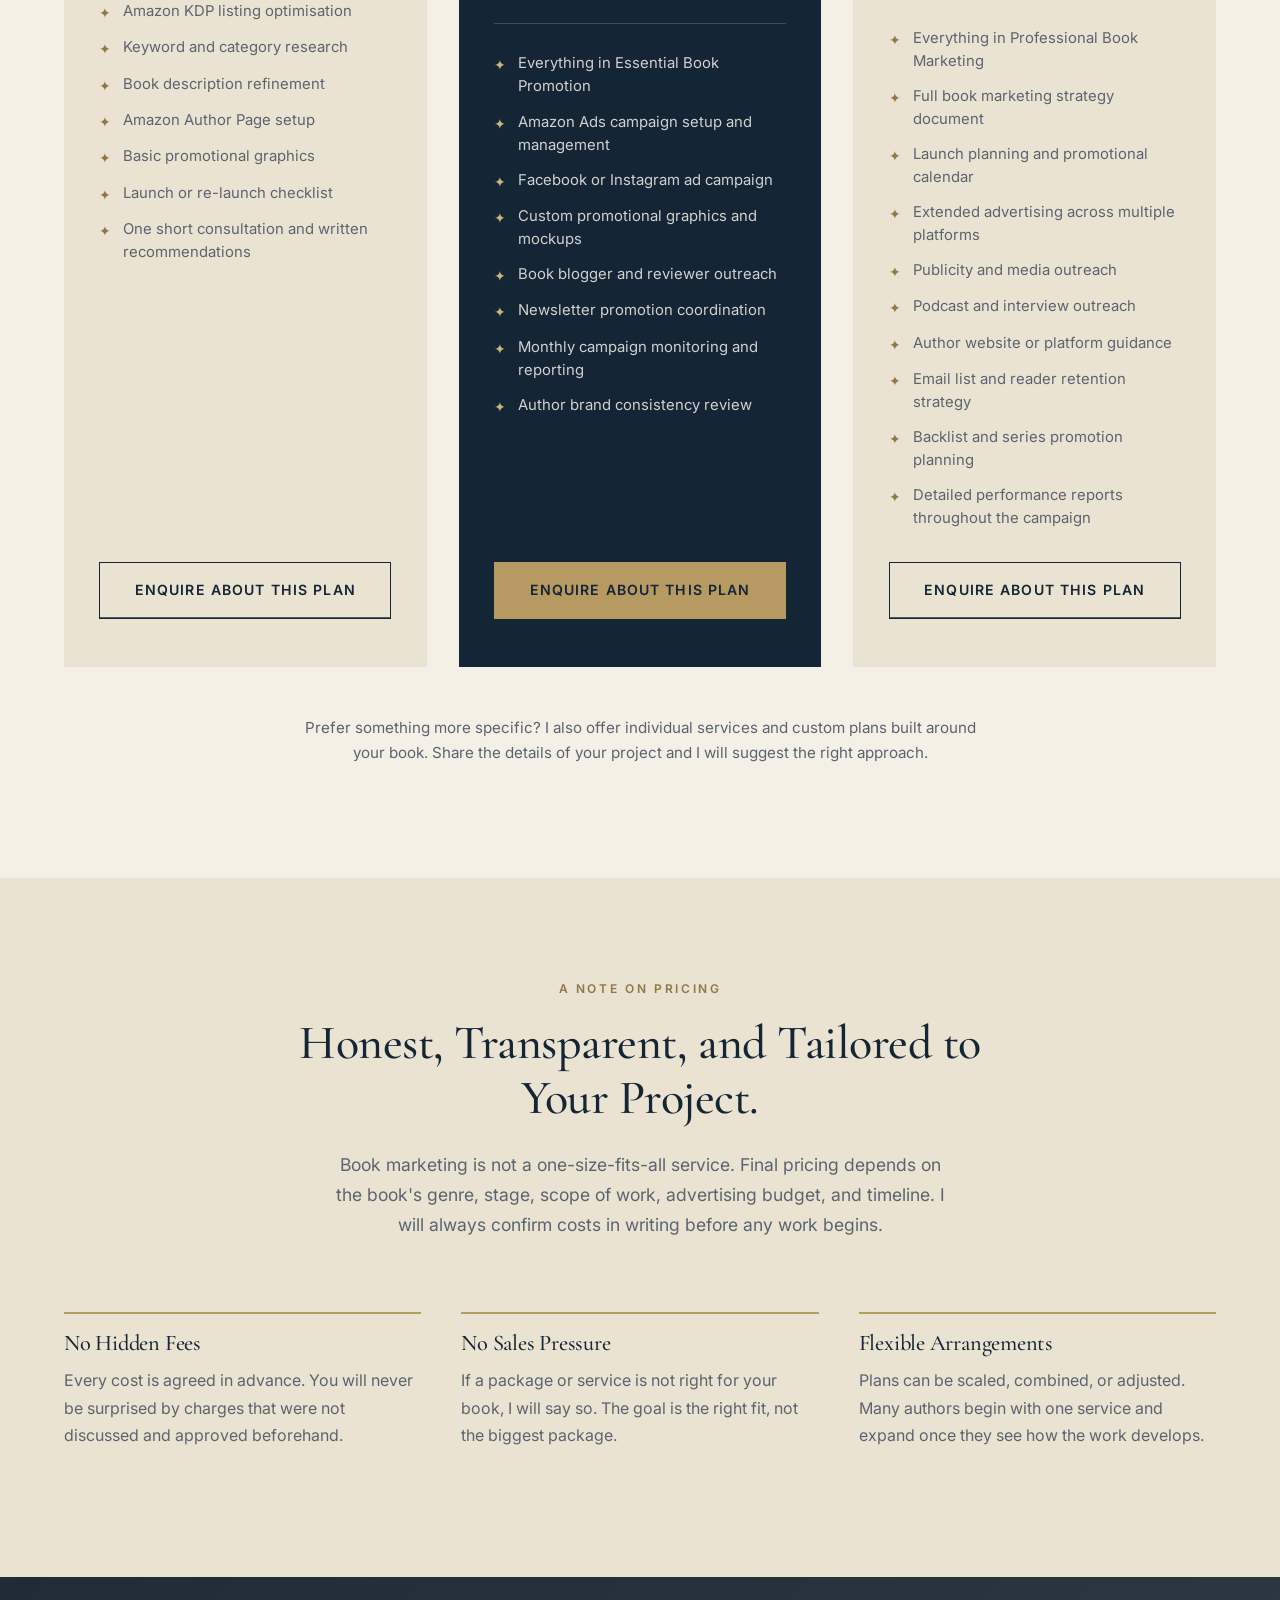
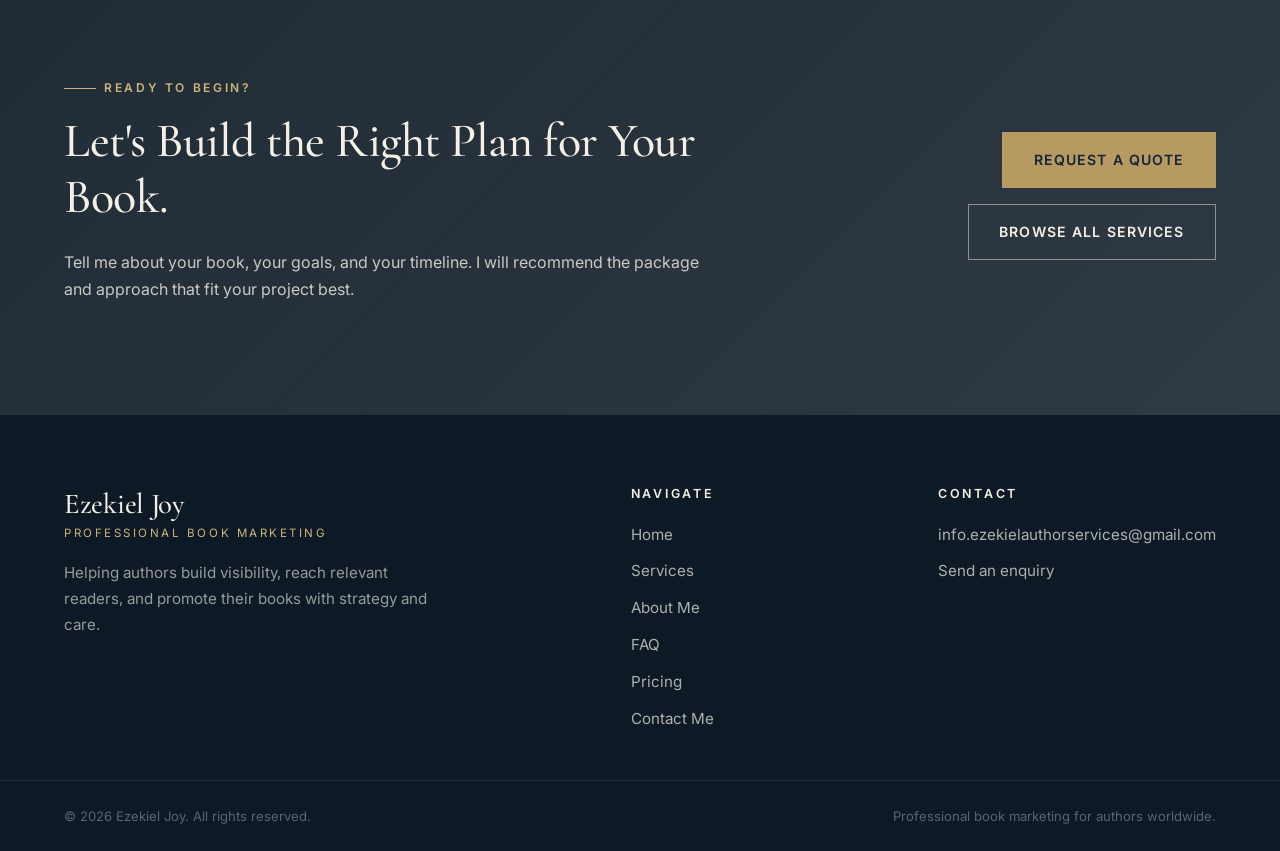
<file: pricing.html>
<!DOCTYPE html>
<html lang="en">
<head>
    <meta charset="UTF-8">
    <meta name="viewport" content="width=device-width, initial-scale=1.0">
    <title>Pricing | Ezekiel Joy Book Marketing</title>
    <meta name="description" content="Book marketing packages for authors at every stage. Explore Essential, Professional, and Comprehensive plans designed to match your book's needs and goals.">

    <link rel="icon" type="image/png" href="my logo.png">

    <link rel="preconnect" href="https://fonts.googleapis.com">
    <link rel="preconnect" href="https://fonts.gstatic.com" crossorigin>
    <link href="https://fonts.googleapis.com/css2?family=Cormorant+Garamond:wght@400;500;600;700&family=Inter:wght@300;400;500;600;700&display=swap" rel="stylesheet">

    <link rel="stylesheet" href="style.css">
</head>
<body>

    <!-- ===== HEADER / NAVIGATION (no logo on Pricing page) ===== -->
    <header class="site-header header-noLogo" id="siteHeader">
        <div class="container header-inner">
            <a href="index.html" class="brand">
                <span class="brand-text">
                    <span class="brand-name">Ezekiel Joy</span>
                    <span class="brand-tag">Book Marketing</span>
                </span>
            </a>

            <button class="nav-toggle" id="navToggle" aria-label="Open navigation" aria-expanded="false">
                <span></span>
                <span></span>
                <span></span>
            </button>

            <nav class="site-nav" id="siteNav" aria-label="Primary navigation">
                <ul>
                    <li><a href="index.html">Home</a></li>
                    <li><a href="services.html">Services</a></li>
                    <li><a href="about.html">About Me</a></li>
                    <li><a href="faq.html">FAQ</a></li>
                    <li><a href="pricing.html" class="active">Pricing</a></li>
                    <li><a href="contact.html">Contact Me</a></li>
                </ul>
            </nav>
        </div>
    </header>

    <!-- ===== PAGE HERO ===== -->
    <section class="page-hero">
        <div class="container">
            <div class="crumbs">
                <a href="index.html">Home</a>
                <span>/</span>
                <span>Pricing</span>
            </div>
            <span class="eyebrow">Pricing &amp; Packages</span>
            <h1>Book Marketing Plans Built Around Your Book.</h1>
            <p>Three carefully designed packages for authors at different stages of their publishing journey. Each one can be adjusted to suit your specific book, genre, and goals.</p>
        </div>
    </section>

    <!-- ===== PRICING INTRO ===== -->
    <section class="section" style="padding-bottom:0;">
        <div class="container-narrow">
            <div class="section-head centered reveal">
                <span class="eyebrow">How This Works</span>
                <h2 class="section-title">Clear Packages, Flexible Delivery.</h2>
                <p class="section-lede">Every package below is a starting point. Authors are welcome to combine services, scale up, or request a bespoke plan built around their specific needs. Pricing shown below is indicative and will be confirmed after we discuss your project.</p>
            </div>
        </div>
    </section>

    <!-- ===== PRICING GRID ===== -->
    <section class="section pricing-section">
        <div class="container">
            <div class="pricing-grid">

                <!-- ESSENTIAL -->
                <article class="pricing-plan reveal">
                    <h3 class="plan-name">Essential Book Promotion</h3>
                    <p class="plan-blurb">A focused starting point for authors who want strong fundamentals in place before expanding their marketing efforts.</p>
                    <span class="plan-suits">Best for: Debut &amp; Indie Authors</span>

                    <div class="price-block">
                        <span class="price-amount">$ 850</span>
                        <span class="price-note">Pricing confirmed on enquiry</span>
                    </div>

                    <div class="plan-features">
                        <div class="plan-feature"><span>Amazon KDP listing optimisation</span></div>
                        <div class="plan-feature"><span>Keyword and category research</span></div>
                        <div class="plan-feature"><span>Book description refinement</span></div>
                        <div class="plan-feature"><span>Amazon Author Page setup</span></div>
                        <div class="plan-feature"><span>Basic promotional graphics</span></div>
                        <div class="plan-feature"><span>Launch or re-launch checklist</span></div>
                        <div class="plan-feature"><span>One short consultation and written recommendations</span></div>
                    </div>

                    <div class="plan-cta">
                        <a href="contact.html" class="btn btn-outline">Enquire About This Plan</a>
                    </div>
                </article>

                <!-- PROFESSIONAL (FEATURED) -->
                <article class="pricing-plan featured reveal">
                    <span class="plan-tag">Most Popular</span>
                    <h3 class="plan-name">Professional Book Marketing</h3>
                    <p class="plan-blurb">A broader plan for authors ready to run active campaigns alongside strong branding, discoverability, and reader outreach.</p>
                    <span class="plan-suits">Best for: Growing &amp; Series Authors</span>

                    <div class="price-block">
                        <span class="price-amount">$ 1700</span>
                        <span class="price-note">Pricing confirmed on enquiry</span>
                    </div>

                    <div class="plan-features">
                        <div class="plan-feature"><span>Everything in Essential Book Promotion</span></div>
                        <div class="plan-feature"><span>Amazon Ads campaign setup and management</span></div>
                        <div class="plan-feature"><span>Facebook or Instagram ad campaign</span></div>
                        <div class="plan-feature"><span>Custom promotional graphics and mockups</span></div>
                        <div class="plan-feature"><span>Book blogger and reviewer outreach</span></div>
                        <div class="plan-feature"><span>Newsletter promotion coordination</span></div>
                        <div class="plan-feature"><span>Monthly campaign monitoring and reporting</span></div>
                        <div class="plan-feature"><span>Author brand consistency review</span></div>
                    </div>

                    <div class="plan-cta">
                        <a href="contact.html" class="btn btn-gold">Enquire About This Plan</a>
                    </div>
                </article>

                <!-- COMPREHENSIVE -->
                <article class="pricing-plan reveal">
                    <h3 class="plan-name">Comprehensive Book Marketing</h3>
                    <p class="plan-blurb">A full campaign for authors who want strategic planning, sustained promotion, and long-term brand development.</p>
                    <span class="plan-suits">Best for: Established &amp; Multi-Book Authors</span>

                    <div class="price-block">
                        <span class="price-amount">$ 2500</span>
                        <span class="price-note">Pricing confirmed on enquiry</span>
                    </div>

                    <div class="plan-features">
                        <div class="plan-feature"><span>Everything in Professional Book Marketing</span></div>
                        <div class="plan-feature"><span>Full book marketing strategy document</span></div>
                        <div class="plan-feature"><span>Launch planning and promotional calendar</span></div>
                        <div class="plan-feature"><span>Extended advertising across multiple platforms</span></div>
                        <div class="plan-feature"><span>Publicity and media outreach</span></div>
                        <div class="plan-feature"><span>Podcast and interview outreach</span></div>
                        <div class="plan-feature"><span>Author website or platform guidance</span></div>
                        <div class="plan-feature"><span>Email list and reader retention strategy</span></div>
                        <div class="plan-feature"><span>Backlist and series promotion planning</span></div>
                        <div class="plan-feature"><span>Detailed performance reports throughout the campaign</span></div>
                    </div>

                    <div class="plan-cta">
                        <a href="contact.html" class="btn btn-outline">Enquire About This Plan</a>
                    </div>
                </article>

            </div>

            <p class="pricing-note reveal">
                Prefer something more specific? I also offer individual services and custom plans built around your book. Share the details of your project and I will suggest the right approach.
            </p>
        </div>
    </section>

    <!-- ===== WHAT'S INCLUDED NOTE ===== -->
    <section class="section" style="background: var(--ivory-warm);">
        <div class="container">
            <div class="section-head centered reveal">
                <span class="eyebrow">A Note on Pricing</span>
                <h2 class="section-title">Honest, Transparent, and Tailored to Your Project.</h2>
                <p class="section-lede">Book marketing is not a one-size-fits-all service. Final pricing depends on the book's genre, stage, scope of work, advertising budget, and timeline. I will always confirm costs in writing before any work begins.</p>
            </div>

            <div class="values-grid">
                <div class="value reveal">
                    <h3>No Hidden Fees</h3>
                    <p>Every cost is agreed in advance. You will never be surprised by charges that were not discussed and approved beforehand.</p>
                </div>
                <div class="value reveal">
                    <h3>No Sales Pressure</h3>
                    <p>If a package or service is not right for your book, I will say so. The goal is the right fit, not the biggest package.</p>
                </div>
                <div class="value reveal">
                    <h3>Flexible Arrangements</h3>
                    <p>Plans can be scaled, combined, or adjusted. Many authors begin with one service and expand once they see how the work develops.</p>
                </div>
            </div>
        </div>
    </section>

    <!-- ===== FINAL CTA ===== -->
    <section class="section cta-section">
        <div class="container cta-inner">
            <div class="cta-text reveal">
                <span class="eyebrow light">Ready to Begin?</span>
                <h2 class="section-title light">Let's Build the Right Plan for Your Book.</h2>
                <p class="light">Tell me about your book, your goals, and your timeline. I will recommend the package and approach that fit your project best.</p>
            </div>
            <div class="cta-actions reveal">
                <a href="contact.html" class="btn btn-gold">Request a Quote</a>
                <a href="services.html" class="btn btn-ghost-light">Browse All Services</a>
            </div>
        </div>
    </section>

    <!-- ===== FOOTER ===== -->
    <footer class="site-footer">
        <div class="container footer-inner">
            <div class="footer-brand">
                <h3 class="footer-name">Ezekiel Joy</h3>
                <p class="footer-tag">Professional Book Marketing</p>
                <p class="footer-blurb">Helping authors build visibility, reach relevant readers, and promote their books with strategy and care.</p>
            </div>

            <div class="footer-col">
                <h4>Navigate</h4>
                <ul>
                    <li><a href="index.html">Home</a></li>
                    <li><a href="services.html">Services</a></li>
                    <li><a href="about.html">About Me</a></li>
                    <li><a href="faq.html">FAQ</a></li>
                    <li><a href="pricing.html">Pricing</a></li>
                    <li><a href="contact.html">Contact Me</a></li>
                </ul>
            </div>

            <div class="footer-col">
                <h4>Contact</h4>
                <ul>
                    <li><a href="mailto:info.ezekielauthorservices@gmail.com">info.ezekielauthorservices@gmail.com</a></li>
                    <li><a href="contact.html">Send an enquiry</a></li>
                </ul>
            </div>
        </div>

        <div class="footer-bottom">
            <div class="container footer-bottom-inner">
                <p>&copy; <span id="year"></span> Ezekiel Joy. All rights reserved.</p>
                <p>Professional book marketing for authors worldwide.</p>
            </div>
        </div>
    </footer>

    <!-- ===== SHARED INLINE SCRIPT ===== -->
    <script>
        const navToggle = document.getElementById('navToggle');
        const siteNav = document.getElementById('siteNav');
        if (navToggle && siteNav) {
            navToggle.addEventListener('click', () => {
                const open = siteNav.classList.toggle('is-open');
                navToggle.classList.toggle('is-active', open);
                navToggle.setAttribute('aria-expanded', open ? 'true' : 'false');
                document.body.classList.toggle('nav-open', open);
            });

            siteNav.querySelectorAll('a').forEach(link => {
                link.addEventListener('click', () => {
                    siteNav.classList.remove('is-open');
                    navToggle.classList.remove('is-active');
                    navToggle.setAttribute('aria-expanded', 'false');
                    document.body.classList.remove('nav-open');
                });
            });
        }

        const header = document.getElementById('siteHeader');
        const onScroll = () => {
            if (window.scrollY > 20) header.classList.add('is-scrolled');
            else header.classList.remove('is-scrolled');
        };
        window.addEventListener('scroll', onScroll, { passive: true });
        onScroll();

        const prefersReduced = window.matchMedia('(prefers-reduced-motion: reduce)').matches;
        const revealEls = document.querySelectorAll('.reveal');
        if (prefersReduced) {
            revealEls.forEach(el => el.classList.add('is-visible'));
        } else if ('IntersectionObserver' in window) {
            const io = new IntersectionObserver((entries) => {
                entries.forEach((entry, i) => {
                    if (entry.isIntersecting) {
                        setTimeout(() => entry.target.classList.add('is-visible'), i * 60);
                        io.unobserve(entry.target);
                    }
                });
            }, { threshold: 0.15, rootMargin: '0px 0px -40px 0px' });
            revealEls.forEach(el => io.observe(el));
        } else {
            revealEls.forEach(el => el.classList.add('is-visible'));
        }

        const yearEl = document.getElementById('year');
        if (yearEl) yearEl.textContent = new Date().getFullYear();
    </script>

</body>
</html>
</file>
<file: style.css>
/* =========================================================
   EZEKIEL JOY — BOOK MARKETING
   Shared Stylesheet (style.css)
   ========================================================= */

/* ---------- 1. ROOT VARIABLES ---------- */
:root {
    /* Brand Colors */
    --navy: #142536;
    --navy-deep: #0d1a26;
    --navy-soft: #1d3246;
    --ivory: #F5F0E6;
    --ivory-warm: #ebe3d1;
    --gold: #B69A62;
    --gold-light: #cdb47c;
    --gold-deep: #8f7846;

    /* Neutrals */
    --ink: #1a1a1a;
    --muted: #5a6470;
    --muted-soft: #8a929b;
    --line: rgba(20, 37, 54, 0.12);
    --line-light: rgba(245, 240, 230, 0.18);

    /* Type */
    --serif: 'Cormorant Garamond', 'Georgia', serif;
    --sans: 'Inter', 'Helvetica Neue', Arial, sans-serif;

    /* Spacing */
    --sp-1: 0.5rem;
    --sp-2: 1rem;
    --sp-3: 1.5rem;
    --sp-4: 2rem;
    --sp-5: 3rem;
    --sp-6: 4.5rem;
    --sp-7: 6rem;
    --sp-8: 8rem;

    /* Transitions */
    --ease: cubic-bezier(0.22, 0.61, 0.36, 1);
    --ease-out: cubic-bezier(0.16, 1, 0.3, 1);
    --t-fast: 0.25s;
    --t-med: 0.45s;
    --t-slow: 0.8s;

    /* Container */
    --container: 1200px;
    --container-narrow: 960px;
}

/* ---------- 2. BASE / RESET ---------- */
*, *::before, *::after {
    box-sizing: border-box;
}

html {
    scroll-behavior: smooth;
    -webkit-text-size-adjust: 100%;
}

body {
    margin: 0;
    font-family: var(--sans);
    font-size: 16px;
    line-height: 1.7;
    color: var(--ink);
    background: var(--ivory);
    -webkit-font-smoothing: antialiased;
    -moz-osx-font-smoothing: grayscale;
    overflow-x: hidden;
}

body.nav-open {
    overflow: hidden;
}

img {
    max-width: 100%;
    display: block;
    height: auto;
}

a {
    color: var(--navy);
    text-decoration: none;
    transition: color var(--t-fast) var(--ease);
}

a:hover {
    color: var(--gold-deep);
}

ul {
    list-style: none;
    padding: 0;
    margin: 0;
}

button {
    font-family: inherit;
    cursor: pointer;
    border: none;
    background: none;
}

/* ---------- 3. TYPOGRAPHY ---------- */
h1, h2, h3, h4, h5 {
    font-family: var(--serif);
    color: var(--navy);
    font-weight: 500;
    line-height: 1.15;
    letter-spacing: -0.01em;
    margin: 0 0 var(--sp-3);
}

h1 { font-size: clamp(2.4rem, 5.5vw, 4.4rem); }
h2 { font-size: clamp(2rem, 3.8vw, 3rem); }
h3 { font-size: clamp(1.35rem, 2vw, 1.6rem); }
h4 { font-size: 1.1rem; font-family: var(--sans); font-weight: 600; letter-spacing: 0.04em; text-transform: uppercase; }

p {
    margin: 0 0 var(--sp-2);
    color: var(--muted);
}

em {
    font-style: italic;
    color: var(--gold-deep);
}

.eyebrow {
    display: inline-block;
    font-family: var(--sans);
    font-size: 0.75rem;
    font-weight: 600;
    letter-spacing: 0.22em;
    text-transform: uppercase;
    color: var(--gold-deep);
    margin-bottom: var(--sp-2);
    position: relative;
    padding-left: 2.5rem;
}

.eyebrow::before {
    content: '';
    position: absolute;
    left: 0;
    top: 50%;
    width: 2rem;
    height: 1px;
    background: var(--gold);
}

.eyebrow.light {
    color: var(--gold-light);
}
.eyebrow.light::before {
    background: var(--gold-light);
}

.section-title {
    margin-bottom: var(--sp-3);
}

.section-title.light,
h1.light, h2.light, h3.light,
p.light {
    color: var(--ivory);
}

p.light {
    color: rgba(245, 240, 230, 0.8);
}

.section-lede {
    font-size: 1.1rem;
    max-width: 620px;
    color: var(--muted);
}

.section-head {
    margin-bottom: var(--sp-6);
    max-width: 720px;
}

.section-head.centered {
    margin-left: auto;
    margin-right: auto;
    text-align: center;
}

.section-head.centered .eyebrow {
    padding-left: 0;
}
.section-head.centered .eyebrow::before {
    display: none;
}

.section-head.centered .section-lede {
    margin-left: auto;
    margin-right: auto;
}

.section-footer {
    margin-top: var(--sp-5);
    text-align: center;
}

/* ---------- 4. LAYOUT ---------- */
.container {
    width: 100%;
    max-width: var(--container);
    margin: 0 auto;
    padding: 0 1.5rem;
}

.container-narrow {
    max-width: var(--container-narrow);
    margin: 0 auto;
    padding: 0 1.5rem;
}

.section {
    padding: var(--sp-7) 0;
}

@media (max-width: 768px) {
    .section { padding: var(--sp-6) 0; }
}

/* ---------- 5. HEADER / NAVIGATION ---------- */
.site-header {
    position: fixed;
    top: 0;
    left: 0;
    right: 0;
    z-index: 1000;
    background: rgba(245, 240, 230, 0.85);
    backdrop-filter: blur(10px);
    -webkit-backdrop-filter: blur(10px);
    border-bottom: 1px solid transparent;
    transition: background var(--t-med) var(--ease), border-color var(--t-med) var(--ease), box-shadow var(--t-med) var(--ease);
}

.site-header.is-scrolled {
    background: rgba(245, 240, 230, 0.96);
    border-bottom-color: var(--line);
    box-shadow: 0 2px 20px rgba(20, 37, 54, 0.05);
}

.header-inner {
    display: flex;
    align-items: center;
    justify-content: space-between;
    padding-top: 1.1rem;
    padding-bottom: 1.1rem;
}

.brand {
    display: flex;
    align-items: center;
    gap: 0.75rem;
    color: var(--navy);
}

.brand-logo {
    width: 44px;
    height: 44px;
    object-fit: contain;
    transition: transform var(--t-med) var(--ease);
}

.brand:hover .brand-logo {
    transform: rotate(-4deg);
}

.brand-text {
    display: flex;
    flex-direction: column;
    line-height: 1.1;
}

.brand-name {
    font-family: var(--serif);
    font-size: 1.35rem;
    font-weight: 600;
    color: var(--navy);
}

.brand-tag {
    font-family: var(--sans);
    font-size: 0.68rem;
    letter-spacing: 0.22em;
    text-transform: uppercase;
    color: var(--gold-deep);
}

/* Header variant when logo is not shown */
.header-noLogo .brand-logo {
    display: none;
}

/* Nav */
.site-nav ul {
    display: flex;
    gap: 2.2rem;
    align-items: center;
}

.site-nav a {
    position: relative;
    font-size: 0.92rem;
    font-weight: 500;
    color: var(--navy);
    padding: 0.4rem 0;
    letter-spacing: 0.02em;
    transition: color var(--t-fast) var(--ease);
}

.site-nav a::after {
    content: '';
    position: absolute;
    left: 0;
    bottom: 0;
    width: 100%;
    height: 1px;
    background: var(--gold);
    transform: scaleX(0);
    transform-origin: right;
    transition: transform var(--t-med) var(--ease-out);
}

.site-nav a:hover::after,
.site-nav a.active::after {
    transform: scaleX(1);
    transform-origin: left;
}

.site-nav a.active {
    color: var(--gold-deep);
}

/* Mobile nav toggle */
.nav-toggle {
    display: none;
    width: 42px;
    height: 42px;
    flex-direction: column;
    justify-content: center;
    align-items: center;
    gap: 5px;
    z-index: 1100;
}

.nav-toggle span {
    display: block;
    width: 24px;
    height: 2px;
    background: var(--navy);
    transition: transform var(--t-med) var(--ease), opacity var(--t-fast) var(--ease);
}

.nav-toggle.is-active span:nth-child(1) {
    transform: translateY(7px) rotate(45deg);
}
.nav-toggle.is-active span:nth-child(2) {
    opacity: 0;
}
.nav-toggle.is-active span:nth-child(3) {
    transform: translateY(-7px) rotate(-45deg);
}

@media (max-width: 900px) {
    .nav-toggle {
        display: flex;
    }

    .site-nav {
        position: fixed;
        top: 0;
        right: 0;
        width: 100%;
        max-width: 380px;
        height: 100vh;
        background: var(--navy);
        padding: 6rem 2.5rem 2rem;
        transform: translateX(100%);
        transition: transform var(--t-med) var(--ease);
        box-shadow: -10px 0 40px rgba(0,0,0,0.2);
    }

    .site-nav.is-open {
        transform: translateX(0);
    }

    .site-nav ul {
        flex-direction: column;
        align-items: flex-start;
        gap: 1.4rem;
    }

    .site-nav a {
        font-family: var(--serif);
        font-size: 1.7rem;
        color: var(--ivory);
    }

    .site-nav a.active {
        color: var(--gold-light);
    }

    .site-nav a::after {
        background: var(--gold-light);
    }
}

/* ---------- 6. BUTTONS ---------- */
.btn {
    display: inline-flex;
    align-items: center;
    justify-content: center;
    gap: 0.5rem;
    padding: 0.95rem 1.9rem;
    font-family: var(--sans);
    font-size: 0.88rem;
    font-weight: 600;
    letter-spacing: 0.08em;
    text-transform: uppercase;
    border: 1px solid transparent;
    cursor: pointer;
    position: relative;
    overflow: hidden;
    transition: transform var(--t-med) var(--ease), background var(--t-med) var(--ease), color var(--t-med) var(--ease), border-color var(--t-med) var(--ease), box-shadow var(--t-med) var(--ease);
}

.btn::after {
    content: '';
    position: absolute;
    inset: 0;
    background: var(--gold);
    transform: translateY(100%);
    transition: transform var(--t-med) var(--ease-out);
    z-index: -1;
}

.btn:hover {
    transform: translateY(-2px);
    box-shadow: 0 10px 25px rgba(20, 37, 54, 0.18);
}

.btn:hover::after {
    transform: translateY(0);
}

.btn-primary {
    background: var(--navy);
    color: var(--ivory);
    border-color: var(--navy);
}

.btn-primary:hover {
    color: var(--navy);
    border-color: var(--gold);
}

.btn-ghost {
    background: transparent;
    color: var(--ivory);
    border: 1px solid rgba(245, 240, 230, 0.6);
}

.btn-ghost:hover {
    color: var(--navy);
    border-color: var(--gold);
}

.btn-ghost-light {
    background: transparent;
    color: var(--ivory);
    border: 1px solid rgba(245, 240, 230, 0.5);
}

.btn-ghost-light:hover {
    color: var(--navy);
}

.btn-outline {
    background: transparent;
    color: var(--navy);
    border: 1px solid var(--navy);
}

.btn-outline:hover {
    color: var(--ivory);
    border-color: var(--navy);
}

.btn-outline::after {
    background: var(--navy);
}

.btn-gold {
    background: var(--gold);
    color: var(--navy);
    border-color: var(--gold);
}

.btn-gold::after {
    background: var(--ivory);
}

.btn-gold:hover {
    color: var(--navy);
    border-color: var(--ivory);
}

.link-arrow {
    display: inline-flex;
    align-items: center;
    gap: 0.6rem;
    font-weight: 600;
    font-size: 0.9rem;
    letter-spacing: 0.06em;
    text-transform: uppercase;
    color: var(--navy);
    padding-bottom: 4px;
    border-bottom: 1px solid var(--gold);
    transition: color var(--t-fast) var(--ease), gap var(--t-med) var(--ease);
}

.link-arrow:hover {
    color: var(--gold-deep);
    gap: 1rem;
}

/* ---------- 7. HERO ---------- */
.hero {
    position: relative;
    min-height: 100vh;
    display: flex;
    align-items: center;
    padding-top: 100px;
    padding-bottom: 100px;
    color: var(--ivory);
    overflow: hidden;
}

.hero-bg {
    position: absolute;
    inset: 0;
    z-index: 0;
}

.hero-bg img {
    width: 100%;
    height: 100%;
    object-fit: cover;
    animation: slowZoom 20s var(--ease) infinite alternate;
}

@keyframes slowZoom {
    from { transform: scale(1); }
    to   { transform: scale(1.08); }
}

.hero-overlay {
    position: absolute;
    inset: 0;
    background:
        linear-gradient(180deg, rgba(13, 26, 38, 0.55) 0%, rgba(13, 26, 38, 0.85) 100%),
        linear-gradient(90deg, rgba(13, 26, 38, 0.6) 0%, rgba(13, 26, 38, 0.2) 100%);
}

.hero-content {
    position: relative;
    z-index: 2;
    max-width: 820px;
}

.hero-content .eyebrow {
    color: var(--gold-light);
}
.hero-content .eyebrow::before {
    background: var(--gold-light);
}

.hero-title {
    color: var(--ivory);
    font-size: clamp(2.6rem, 6vw, 5rem);
    line-height: 1.08;
    margin-bottom: var(--sp-3);
}

.hero-title em {
    color: var(--gold-light);
    font-style: italic;
}

.hero-sub {
    font-size: clamp(1.05rem, 1.4vw, 1.2rem);
    color: rgba(245, 240, 230, 0.85);
    max-width: 620px;
    margin-bottom: var(--sp-4);
}

.hero-cta {
    display: flex;
    flex-wrap: wrap;
    gap: 1rem;
    margin-top: var(--sp-3);
}

.hero-scroll {
    position: absolute;
    bottom: 2rem;
    left: 50%;
    transform: translateX(-50%);
    z-index: 2;
    display: flex;
    flex-direction: column;
    align-items: center;
    gap: 0.75rem;
    font-size: 0.7rem;
    letter-spacing: 0.3em;
    text-transform: uppercase;
    color: rgba(245, 240, 230, 0.7);
}

.scroll-line {
    width: 1px;
    height: 48px;
    background: rgba(245, 240, 230, 0.4);
    position: relative;
    overflow: hidden;
}

.scroll-line::after {
    content: '';
    position: absolute;
    top: -100%;
    left: 0;
    width: 100%;
    height: 100%;
    background: var(--gold-light);
    animation: scrollLine 2.4s var(--ease) infinite;
}

@keyframes scrollLine {
    0%   { top: -100%; }
    100% { top: 100%; }
}

@media (max-width: 600px) {
    .hero-scroll { display: none; }
}

/* ---------- 8. STATS ---------- */
.stats-section {
    background: var(--ivory);
    position: relative;
}

.stats-grid {
    display: grid;
    grid-template-columns: repeat(5, 1fr);
    gap: 1rem;
    border-top: 1px solid var(--line);
    border-bottom: 1px solid var(--line);
    padding: 2.5rem 0;
}

.stat {
    text-align: center;
    padding: 1rem 0.5rem;
    border-right: 1px solid var(--line);
    transition: transform var(--t-med) var(--ease);
}

.stat:last-child {
    border-right: none;
}

.stat:hover {
    transform: translateY(-4px);
}

.stat-number {
    display: block;
    font-family: var(--serif);
    font-size: clamp(2.5rem, 4vw, 3.4rem);
    color: var(--navy);
    line-height: 1;
    margin-bottom: 0.75rem;
    font-weight: 500;
}

.stat-label {
    display: block;
    font-size: 0.8rem;
    font-weight: 500;
    letter-spacing: 0.08em;
    text-transform: uppercase;
    color: var(--muted);
    line-height: 1.4;
}

@media (max-width: 900px) {
    .stats-grid {
        grid-template-columns: repeat(2, 1fr);
        gap: 0;
    }
    .stat {
        border-right: 1px solid var(--line);
        border-bottom: 1px solid var(--line);
        padding: 1.75rem 0.5rem;
    }
    .stat:nth-child(2n) { border-right: none; }
    .stat:nth-last-child(-n+1) { border-bottom: none; }
    .stat:last-child {
        grid-column: 1 / -1;
        border-right: none;
    }
}

/* ---------- 9. INTRO SECTION ---------- */
.intro-section {
    background: var(--ivory-warm);
}

.intro-grid {
    display: grid;
    grid-template-columns: 1fr 1.2fr;
    gap: 5rem;
    align-items: center;
}

.intro-visual {
    position: relative;
}

.intro-visual img {
    width: 100%;
    height: 560px;
    object-fit: cover;
    position: relative;
    z-index: 2;
}

.intro-visual-accent {
    position: absolute;
    top: 30px;
    left: -30px;
    right: 30px;
    bottom: -30px;
    border: 1px solid var(--gold);
    z-index: 1;
}

.intro-text p {
    font-size: 1.05rem;
    line-height: 1.8;
    color: var(--muted);
    margin-bottom: var(--sp-3);
}

@media (max-width: 900px) {
    .intro-grid {
        grid-template-columns: 1fr;
        gap: 3rem;
    }
    .intro-visual img { height: 420px; }
}

/* ---------- 10. SERVICES PREVIEW ---------- */
.services-preview {
    background: var(--ivory);
}

.services-preview-grid {
    display: grid;
    grid-template-columns: repeat(2, 1fr);
    gap: 3rem 2.5rem;
}

.service-card {
    position: relative;
    display: flex;
    flex-direction: column;
    gap: 1.5rem;
    transition: transform var(--t-med) var(--ease);
}

.service-card-image {
    position: relative;
    overflow: hidden;
    aspect-ratio: 4 / 3;
}

.service-card-image img {
    width: 100%;
    height: 100%;
    object-fit: cover;
    transition: transform 1.2s var(--ease);
}

.service-card:hover .service-card-image img {
    transform: scale(1.06);
}

.service-card-image::after {
    content: '';
    position: absolute;
    inset: 0;
    background: linear-gradient(180deg, transparent 60%, rgba(20,37,54,0.3) 100%);
    opacity: 0;
    transition: opacity var(--t-med) var(--ease);
}

.service-card:hover .service-card-image::after {
    opacity: 1;
}

.service-card-body {
    padding: 0 0.25rem;
}

.service-number {
    display: block;
    font-family: var(--serif);
    font-style: italic;
    font-size: 1.1rem;
    color: var(--gold-deep);
    margin-bottom: 0.5rem;
}

.service-card h3 {
    font-size: 1.5rem;
    margin-bottom: 0.75rem;
}

.service-card p {
    font-size: 0.98rem;
    color: var(--muted);
    margin: 0;
}

@media (max-width: 768px) {
    .services-preview-grid { grid-template-columns: 1fr; gap: 2.5rem; }
}

/* ---------- 11. WHY SECTION ---------- */
.why-section {
    background: var(--navy);
    color: var(--ivory);
}

.why-section .section-title,
.why-section h3 {
    color: var(--ivory);
}

.why-section .section-lede {
    color: rgba(245, 240, 230, 0.75);
}

.why-section .eyebrow {
    color: var(--gold-light);
}
.why-section .eyebrow::before {
    background: var(--gold-light);
}

.why-grid {
    display: grid;
    grid-template-columns: repeat(3, 1fr);
    gap: 1px;
    background: var(--line-light);
    border-top: 1px solid var(--line-light);
    border-bottom: 1px solid var(--line-light);
}

.why-item {
    background: var(--navy);
    padding: 2.5rem 2rem;
    transition: background var(--t-med) var(--ease);
}

.why-item:hover {
    background: var(--navy-soft);
}

.why-index {
    display: block;
    font-family: var(--serif);
    font-style: italic;
    font-size: 1.3rem;
    color: var(--gold-light);
    margin-bottom: 1rem;
}

.why-item h3 {
    font-size: 1.4rem;
    margin-bottom: 0.75rem;
}

.why-item p {
    color: rgba(245, 240, 230, 0.75);
    font-size: 0.98rem;
    margin: 0;
}

@media (max-width: 900px) {
    .why-grid { grid-template-columns: repeat(2, 1fr); }
}
@media (max-width: 600px) {
    .why-grid { grid-template-columns: 1fr; }
}

/* ---------- 12. CTA SECTION ---------- */
.cta-section {
    background:
        linear-gradient(135deg, rgba(13,26,38,0.92), rgba(13,26,38,0.85)),
        url('https://images.unsplash.com/photo-1519682337058-a94d519337bc?auto=format&fit=crop&w=1920&q=80') center/cover no-repeat;
    color: var(--ivory);
    position: relative;
}

.cta-inner {
    display: grid;
    grid-template-columns: 1.4fr 1fr;
    gap: 3rem;
    align-items: center;
}

.cta-actions {
    display: flex;
    flex-wrap: wrap;
    gap: 1rem;
    justify-content: flex-end;
}

@media (max-width: 900px) {
    .cta-inner {
        grid-template-columns: 1fr;
    }
    .cta-actions { justify-content: flex-start; }
}

/* ---------- 13. FOOTER ---------- */
.site-footer {
    background: var(--navy-deep);
    color: rgba(245, 240, 230, 0.75);
    padding-top: var(--sp-6);
}

.footer-inner {
    display: grid;
    grid-template-columns: 2fr 1fr 1fr;
    gap: 3rem;
    padding-bottom: var(--sp-5);
}

.footer-name {
    font-family: var(--serif);
    font-size: 1.8rem;
    color: var(--ivory);
    margin: 0 0 0.25rem;
}

.footer-tag {
    font-size: 0.72rem;
    letter-spacing: 0.22em;
    text-transform: uppercase;
    color: var(--gold-light);
    margin: 0 0 1rem;
}

.footer-blurb {
    font-size: 0.95rem;
    max-width: 380px;
    color: rgba(245, 240, 230, 0.6);
}

.footer-col h4 {
    color: var(--ivory);
    margin-bottom: 1.2rem;
    font-size: 0.78rem;
    letter-spacing: 0.22em;
}

.footer-col ul {
    display: flex;
    flex-direction: column;
    gap: 0.6rem;
}

.footer-col a {
    color: rgba(245, 240, 230, 0.7);
    font-size: 0.95rem;
    transition: color var(--t-fast) var(--ease), padding-left var(--t-fast) var(--ease);
}

.footer-col a:hover {
    color: var(--gold-light);
    padding-left: 6px;
}

.footer-bottom {
    border-top: 1px solid rgba(245, 240, 230, 0.1);
    padding: 1.5rem 0;
}

.footer-bottom-inner {
    display: flex;
    justify-content: space-between;
    flex-wrap: wrap;
    gap: 0.5rem;
    font-size: 0.82rem;
    color: rgba(245, 240, 230, 0.5);
}

.footer-bottom-inner p { margin: 0; }

@media (max-width: 768px) {
    .footer-inner {
        grid-template-columns: 1fr;
        gap: 2.5rem;
    }
}

/* ---------- 14. PAGE HEADER (inner pages) ---------- */
.page-hero {
    padding: 180px 0 var(--sp-7);
    background: var(--navy);
    color: var(--ivory);
    position: relative;
    overflow: hidden;
}

.page-hero::before {
    content: '';
    position: absolute;
    inset: 0;
    background:
        radial-gradient(ellipse at top right, rgba(182,154,98,0.15) 0%, transparent 60%),
        radial-gradient(ellipse at bottom left, rgba(182,154,98,0.08) 0%, transparent 60%);
    pointer-events: none;
}

.page-hero .container {
    position: relative;
    z-index: 2;
    max-width: 900px;
}

.page-hero h1 {
    color: var(--ivory);
    font-size: clamp(2.4rem, 5vw, 4.2rem);
    margin-bottom: 1.25rem;
}

.page-hero .eyebrow {
    color: var(--gold-light);
}
.page-hero .eyebrow::before {
    background: var(--gold-light);
}

.page-hero p {
    color: rgba(245, 240, 230, 0.8);
    font-size: 1.1rem;
    max-width: 640px;
}

.page-hero .crumbs {
    display: flex;
    align-items: center;
    gap: 0.6rem;
    font-size: 0.78rem;
    letter-spacing: 0.14em;
    text-transform: uppercase;
    color: rgba(245, 240, 230, 0.55);
    margin-bottom: var(--sp-3);
}

.page-hero .crumbs a {
    color: rgba(245, 240, 230, 0.75);
}

.page-hero .crumbs a:hover {
    color: var(--gold-light);
}

/* ---------- 15. SERVICES PAGE ---------- */
.service-category {
    padding: var(--sp-7) 0;
    border-bottom: 1px solid var(--line);
}

.service-category:nth-child(even) {
    background: var(--ivory-warm);
}

.category-head {
    display: grid;
    grid-template-columns: 1fr 1.3fr;
    gap: 3.5rem;
    align-items: start;
    margin-bottom: var(--sp-5);
}

.category-head.reverse {
    grid-template-columns: 1.3fr 1fr;
}

.category-head.reverse .category-visual {
    order: 2;
}

.category-visual {
    position: relative;
    aspect-ratio: 4 / 5;
    overflow: hidden;
}

.category-visual img {
    width: 100%;
    height: 100%;
    object-fit: cover;
    transition: transform 1.2s var(--ease);
}

.category-visual:hover img {
    transform: scale(1.05);
}

.category-index {
    font-family: var(--serif);
    font-style: italic;
    font-size: 2rem;
    color: var(--gold-deep);
    display: block;
    margin-bottom: 0.5rem;
}

.category-intro h2 {
    font-size: clamp(1.9rem, 3vw, 2.6rem);
    margin-bottom: 1.2rem;
}

.category-intro p {
    font-size: 1.05rem;
    line-height: 1.8;
    margin-bottom: 1rem;
}

.service-list {
    display: grid;
    grid-template-columns: repeat(2, 1fr);
    gap: 1px;
    background: var(--line);
    border-top: 1px solid var(--line);
    border-bottom: 1px solid var(--line);
}

.service-item {
    background: var(--ivory);
    padding: 1.5rem 1.75rem;
    display: flex;
    align-items: flex-start;
    gap: 1rem;
    transition: background var(--t-med) var(--ease), transform var(--t-med) var(--ease);
}

.service-category:nth-child(even) .service-item {
    background: var(--ivory-warm);
}

.service-item:hover {
    background: var(--navy);
    color: var(--ivory);
    transform: translateY(-2px);
}

.service-item:hover .service-item-num,
.service-item:hover h4 {
    color: var(--gold-light);
}

.service-item-num {
    font-family: var(--serif);
    font-style: italic;
    color: var(--gold-deep);
    font-size: 1rem;
    flex-shrink: 0;
    transition: color var(--t-med) var(--ease);
}

.service-item h4 {
    font-family: var(--sans);
    font-size: 0.95rem;
    font-weight: 600;
    letter-spacing: 0.02em;
    text-transform: none;
    color: var(--navy);
    margin: 0;
    transition: color var(--t-med) var(--ease);
}

@media (max-width: 900px) {
    .category-head,
    .category-head.reverse {
        grid-template-columns: 1fr;
        gap: 2rem;
    }
    .category-head.reverse .category-visual { order: 0; }
    .category-visual { aspect-ratio: 16 / 10; }
    .service-list { grid-template-columns: 1fr; }
}

/* ---------- 16. ABOUT PAGE ---------- */
.about-intro-grid {
    display: grid;
    grid-template-columns: 1fr 1.3fr;
    gap: 4rem;
    align-items: center;
}

.about-visual {
    position: relative;
}

.about-visual img {
    width: 100%;
    height: 620px;
    object-fit: cover;
    position: relative;
    z-index: 2;
}

.about-visual-tag {
    position: absolute;
    bottom: -30px;
    right: -30px;
    background: var(--gold);
    color: var(--navy);
    padding: 1.5rem 2rem;
    z-index: 3;
    max-width: 240px;
}

.about-visual-tag .num {
    font-family: var(--serif);
    font-size: 2.6rem;
    line-height: 1;
    display: block;
    margin-bottom: 0.25rem;
}

.about-visual-tag .label {
    font-size: 0.72rem;
    letter-spacing: 0.14em;
    text-transform: uppercase;
    font-weight: 600;
}

.about-text p {
    font-size: 1.05rem;
    line-height: 1.85;
    margin-bottom: 1rem;
}

.about-values {
    background: var(--ivory-warm);
}

.values-grid {
    display: grid;
    grid-template-columns: repeat(3, 1fr);
    gap: 2.5rem;
}

.value {
    padding: 1rem 0;
    border-top: 2px solid var(--gold);
}

.value h3 {
    font-size: 1.4rem;
    margin-bottom: 0.75rem;
}

.about-approach {
    background: var(--navy);
    color: var(--ivory);
}

.about-approach .section-title,
.about-approach h3 { color: var(--ivory); }
.about-approach p { color: rgba(245, 240, 230, 0.78); }
.about-approach .eyebrow { color: var(--gold-light); }
.about-approach .eyebrow::before { background: var(--gold-light); }

.approach-steps {
    display: grid;
    grid-template-columns: repeat(4, 1fr);
    gap: 2rem;
    margin-top: var(--sp-5);
}

.approach-step {
    padding-top: 1.5rem;
    border-top: 1px solid rgba(245,240,230,0.25);
}

.approach-step .num {
    font-family: var(--serif);
    font-style: italic;
    color: var(--gold-light);
    font-size: 1.3rem;
    display: block;
    margin-bottom: 0.75rem;
}

.approach-step h3 {
    font-size: 1.2rem;
    margin-bottom: 0.5rem;
}

.approach-step p {
    font-size: 0.95rem;
    margin: 0;
}

@media (max-width: 900px) {
    .about-intro-grid { grid-template-columns: 1fr; gap: 3rem; }
    .about-visual img { height: 460px; }
    .values-grid { grid-template-columns: 1fr; gap: 2rem; }
    .approach-steps { grid-template-columns: repeat(2, 1fr); }
}
@media (max-width: 560px) {
    .approach-steps { grid-template-columns: 1fr; }
    .about-visual-tag { bottom: -20px; right: 10px; padding: 1.1rem 1.4rem; }
    .about-visual-tag .num { font-size: 2rem; }
}

/* ---------- 17. FAQ PAGE ---------- */
.faq-section {
    background: var(--ivory);
}

.faq-list {
    max-width: 880px;
    margin: 0 auto;
}

.faq-item {
    border-bottom: 1px solid var(--line);
}

.faq-item:first-child {
    border-top: 1px solid var(--line);
}

.faq-q {
    width: 100%;
    display: flex;
    justify-content: space-between;
    align-items: center;
    gap: 1.5rem;
    padding: 1.75rem 0;
    text-align: left;
    font-family: var(--serif);
    font-size: clamp(1.15rem, 1.7vw, 1.4rem);
    color: var(--navy);
    font-weight: 500;
    transition: color var(--t-fast) var(--ease);
}

.faq-q:hover {
    color: var(--gold-deep);
}

.faq-icon {
    position: relative;
    width: 22px;
    height: 22px;
    flex-shrink: 0;
}

.faq-icon::before,
.faq-icon::after {
    content: '';
    position: absolute;
    background: var(--gold);
    top: 50%;
    left: 50%;
    transition: transform var(--t-med) var(--ease);
}

.faq-icon::before {
    width: 22px;
    height: 1.5px;
    transform: translate(-50%, -50%);
}

.faq-icon::after {
    width: 1.5px;
    height: 22px;
    transform: translate(-50%, -50%);
}

.faq-item.is-open .faq-icon::after {
    transform: translate(-50%, -50%) rotate(90deg);
    opacity: 0;
}

.faq-a {
    max-height: 0;
    overflow: hidden;
    transition: max-height var(--t-med) var(--ease);
}

.faq-a-inner {
    padding: 0 0 1.75rem;
    max-width: 760px;
}

.faq-a p {
    font-size: 1rem;
    line-height: 1.8;
    color: var(--muted);
}

.faq-item.is-open .faq-q { color: var(--gold-deep); }

/* ---------- 18. PRICING PAGE ---------- */
.pricing-section {
    background: var(--ivory);
}

.pricing-grid {
    display: grid;
    grid-template-columns: repeat(3, 1fr);
    gap: 2rem;
    margin-top: var(--sp-5);
}

.pricing-plan {
    background: var(--ivory-warm);
    padding: 3rem 2.2rem;
    display: flex;
    flex-direction: column;
    position: relative;
    transition: transform var(--t-med) var(--ease), box-shadow var(--t-med) var(--ease);
    border-top: 3px solid var(--gold);
}

.pricing-plan:hover {
    transform: translateY(-6px);
    box-shadow: 0 20px 45px rgba(20, 37, 54, 0.1);
}

.pricing-plan.featured {
    background: var(--navy);
    color: var(--ivory);
    border-top-color: var(--gold-light);
}

.pricing-plan.featured h3,
.pricing-plan.featured .price-amount {
    color: var(--ivory);
}

.pricing-plan.featured p {
    color: rgba(245, 240, 230, 0.78);
}

.pricing-plan.featured .plan-feature span {
    color: rgba(245, 240, 230, 0.85);
}

.pricing-plan.featured .plan-feature::before {
    color: var(--gold-light);
}

.plan-tag {
    position: absolute;
    top: 1.5rem;
    right: 1.5rem;
    font-size: 0.68rem;
    letter-spacing: 0.18em;
    text-transform: uppercase;
    background: var(--gold);
    color: var(--navy);
    padding: 0.4rem 0.85rem;
    font-weight: 600;
}

.plan-name {
    font-family: var(--serif);
    font-size: 1.7rem;
    color: var(--navy);
    margin-bottom: 0.5rem;
}

.plan-blurb {
    font-size: 0.95rem;
    min-height: 60px;
    margin-bottom: 1.5rem;
}

.plan-suits {
    font-size: 0.78rem;
    letter-spacing: 0.14em;
    text-transform: uppercase;
    color: var(--gold-deep);
    font-weight: 600;
    margin-bottom: 1.5rem;
    display: block;
}

.pricing-plan.featured .plan-suits {
    color: var(--gold-light);
}

.price-block {
    padding: 1.5rem 0;
    border-top: 1px solid var(--line);
    border-bottom: 1px solid var(--line);
    margin-bottom: 1.75rem;
}

.pricing-plan.featured .price-block {
    border-color: rgba(245, 240, 230, 0.2);
}

.price-amount {
    font-family: var(--serif);
    font-size: 2.6rem;
    line-height: 1;
    color: var(--navy);
    font-weight: 500;
}

.price-note {
    display: block;
    font-size: 0.8rem;
    letter-spacing: 0.1em;
    text-transform: uppercase;
    color: var(--muted);
    margin-top: 0.5rem;
}

.pricing-plan.featured .price-note {
    color: rgba(245,240,230,0.6);
}

.plan-features {
    flex: 1;
    margin-bottom: 2rem;
    display: flex;
    flex-direction: column;
    gap: 0.75rem;
}

.plan-feature {
    display: flex;
    align-items: flex-start;
    gap: 0.75rem;
    font-size: 0.93rem;
    line-height: 1.55;
    color: var(--muted);
}

.plan-feature::before {
    content: '✦';
    color: var(--gold-deep);
    flex-shrink: 0;
    font-size: 0.9rem;
    margin-top: 2px;
}

.plan-cta { margin-top: auto; }

.plan-cta .btn { width: 100%; }

.pricing-note {
    text-align: center;
    margin-top: var(--sp-5);
    font-size: 0.95rem;
    color: var(--muted);
    max-width: 680px;
    margin-left: auto;
    margin-right: auto;
}

@media (max-width: 900px) {
    .pricing-grid { grid-template-columns: 1fr; }
    .plan-blurb { min-height: 0; }
}

/* ---------- 19. CONTACT PAGE ---------- */
.contact-section {
    background: var(--ivory);
}

.contact-grid {
    display: grid;
    grid-template-columns: 1fr 1.4fr;
    gap: 4rem;
    align-items: start;
}

.contact-info h2 {
    margin-bottom: 1.25rem;
}

.contact-info p {
    font-size: 1.02rem;
    line-height: 1.75;
    margin-bottom: 1.5rem;
}

.contact-detail {
    padding: 1.5rem 0;
    border-top: 1px solid var(--line);
}

.contact-detail:last-of-type {
    border-bottom: 1px solid var(--line);
}

.contact-detail-label {
    font-size: 0.72rem;
    letter-spacing: 0.22em;
    text-transform: uppercase;
    color: var(--gold-deep);
    font-weight: 600;
    margin-bottom: 0.5rem;
    display: block;
}

.contact-detail a,
.contact-detail span {
    font-family: var(--serif);
    font-size: 1.25rem;
    color: var(--navy);
}

.contact-detail a:hover {
    color: var(--gold-deep);
}

.contact-form-wrap {
    background: var(--ivory-warm);
    padding: 3rem 2.5rem;
    border-top: 3px solid var(--gold);
}

.contact-form-wrap h3 {
    margin-bottom: 0.5rem;
    font-size: 1.8rem;
}

.contact-form-wrap > p {
    margin-bottom: 2rem;
    font-size: 0.95rem;
}

.form-row {
    display: grid;
    grid-template-columns: 1fr 1fr;
    gap: 1.25rem;
}

.form-field {
    margin-bottom: 1.25rem;
    position: relative;
}

.form-field label {
    display: block;
    font-size: 0.75rem;
    letter-spacing: 0.14em;
    text-transform: uppercase;
    color: var(--navy);
    font-weight: 600;
    margin-bottom: 0.5rem;
}

.form-field label .required {
    color: var(--gold-deep);
    margin-left: 2px;
}

.form-field input,
.form-field select,
.form-field textarea {
    width: 100%;
    padding: 0.9rem 1rem;
    font-family: var(--sans);
    font-size: 0.95rem;
    color: var(--navy);
    background: var(--ivory);
    border: 1px solid var(--line);
    border-radius: 0;
    transition: border-color var(--t-fast) var(--ease), background var(--t-fast) var(--ease);
}

.form-field input:focus,
.form-field select:focus,
.form-field textarea:focus {
    outline: none;
    border-color: var(--gold);
    background: #fff;
}

.form-field textarea {
    min-height: 140px;
    resize: vertical;
}

.form-field select {
    appearance: none;
    -webkit-appearance: none;
    background-image: url("data:image/svg+xml;charset=utf-8,%3Csvg xmlns='http://www.w3.org/2000/svg' width='12' height='8' viewBox='0 0 12 8'%3E%3Cpath fill='%23142536' d='M6 8L0 0h12z'/%3E%3C/svg%3E");
    background-repeat: no-repeat;
    background-position: right 1rem center;
    padding-right: 2.5rem;
}

.form-submit {
    margin-top: 1rem;
    width: 100%;
}

.form-feedback {
    margin-top: 1.25rem;
    padding: 1rem 1.2rem;
    font-size: 0.92rem;
    display: none;
}

.form-feedback.success {
    display: block;
    background: rgba(182, 154, 98, 0.15);
    color: var(--navy);
    border-left: 3px solid var(--gold);
}

.form-feedback.error {
    display: block;
    background: rgba(200, 50, 50, 0.08);
    color: #8a2020;
    border-left: 3px solid #c23232;
}

.field-error {
    color: #a63333;
    font-size: 0.8rem;
    margin-top: 0.35rem;
    display: block;
}

@media (max-width: 900px) {
    .contact-grid { grid-template-columns: 1fr; gap: 3rem; }
    .form-row { grid-template-columns: 1fr; gap: 0; }
    .contact-form-wrap { padding: 2rem 1.5rem; }
}

/* ---------- 20. REVEAL ANIMATIONS ---------- */
.reveal {
    opacity: 0;
    transform: translateY(24px);
    transition: opacity var(--t-slow) var(--ease-out), transform var(--t-slow) var(--ease-out);
}

.reveal.is-visible {
    opacity: 1;
    transform: translateY(0);
}

/* Hero entrance (auto reveal) */
.hero .reveal {
    opacity: 0;
    transform: translateY(30px);
    animation: heroReveal 1s var(--ease-out) forwards;
}

.hero .reveal:nth-child(1) { animation-delay: 0.1s; }
.hero .reveal:nth-child(2) { animation-delay: 0.3s; }
.hero .reveal:nth-child(3) { animation-delay: 0.5s; }
.hero .reveal:nth-child(4) { animation-delay: 0.7s; }

@keyframes heroReveal {
    to {
        opacity: 1;
        transform: translateY(0);
    }
}

/* ---------- 21. REDUCED MOTION ---------- */
@media (prefers-reduced-motion: reduce) {
    *, *::before, *::after {
        animation-duration: 0.001ms !important;
        animation-iteration-count: 1 !important;
        transition-duration: 0.001ms !important;
        scroll-behavior: auto !important;
    }
    .hero-bg img { animation: none; }
    .reveal { opacity: 1; transform: none; }
}

/* ---------- 22. UTILITIES ---------- */
.hidden { display: none !important; }
.sr-only {
    position: absolute;
    width: 1px;
    height: 1px;
    padding: 0;
    margin: -1px;
    overflow: hidden;
    clip: rect(0,0,0,0);
    white-space: nowrap;
    border: 0;
}
</file>
